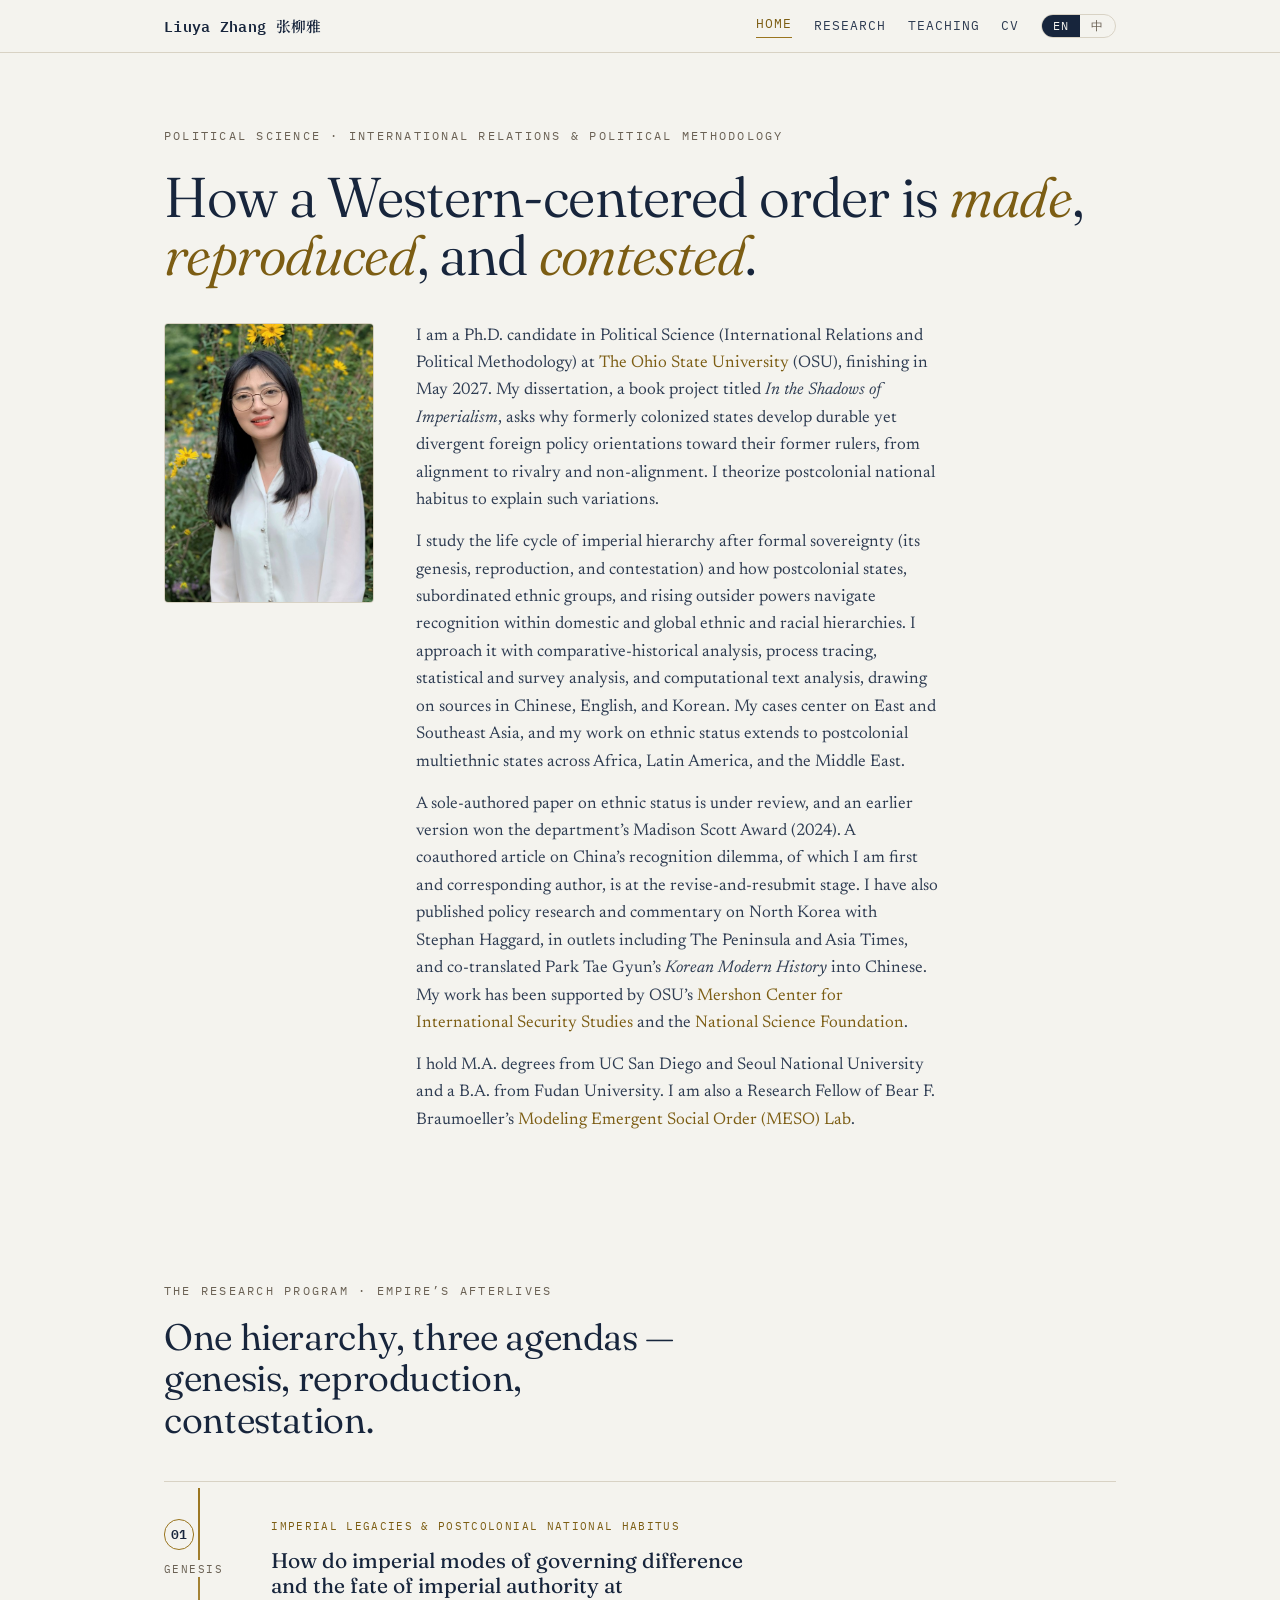
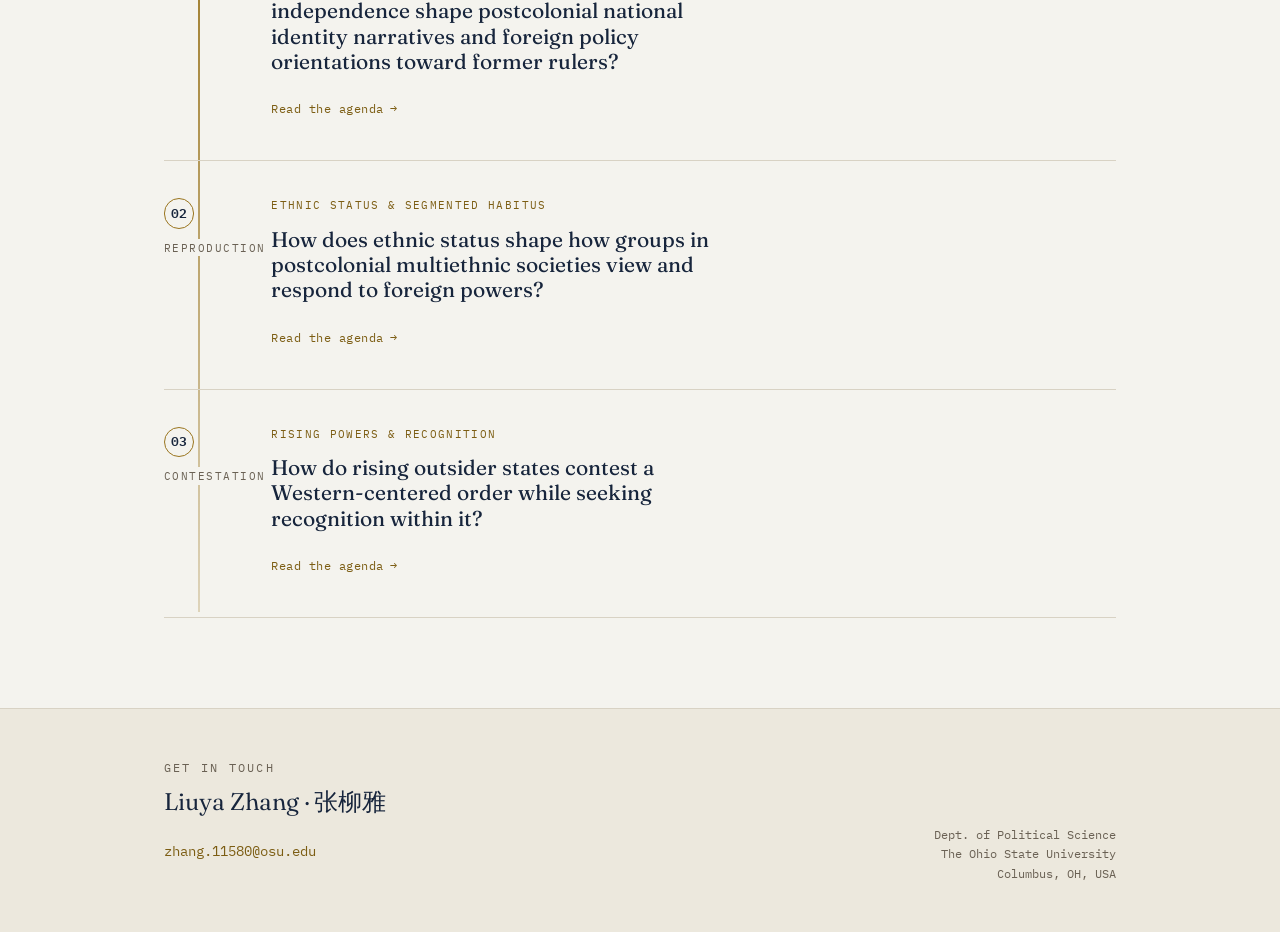
<file: index.html>
<!DOCTYPE html>
<html lang="en" class="lang-en">
<head>
<meta charset="utf-8">
<meta name="viewport" content="width=device-width, initial-scale=1">
<title>Liuya Zhang · Political Science</title>
<meta name="description" content="Liuya Zhang (张柳雅) — PhD candidate in Political Science at The Ohio State University. Research on the life cycle of imperial hierarchy after formal sovereignty: how it forms, persists, and is contested.">
<link rel="canonical" href="https://liuya-2020.github.io/">
<link rel="preconnect" href="https://fonts.googleapis.com">
<link rel="preconnect" href="https://fonts.gstatic.com" crossorigin>
<link href="https://fonts.googleapis.com/css2?family=Fraunces:ital,opsz,wght@0,9..144,340;0,9..144,400;1,9..144,400&family=Newsreader:ital,opsz,wght@0,6..72,400;0,6..72,500;1,6..72,400&family=IBM+Plex+Mono:wght@400;600&family=Noto+Serif+SC:wght@400;600&display=swap" rel="stylesheet">
<link rel="stylesheet" href="assets/style.css">
</head>
<body>
<a class="skip" href="#main"><span data-lang="en">Skip to content</span><span data-lang="zh">跳到正文</span></a>

<header class="topbar">
  <div class="topbar__in">
    <a class="brand" href="index.html">Liuya&nbsp;Zhang&nbsp;<span class="brand__zh">张柳雅</span></a>
    <nav class="nav" aria-label="Primary">
      <a href="index.html" aria-current="page"><span data-lang="en">Home</span><span data-lang="zh">主页</span></a>
      <a href="research.html"><span data-lang="en">Research</span><span data-lang="zh">研究</span></a>
      <a href="teaching.html"><span data-lang="en">Teaching</span><span data-lang="zh">教学</span></a>
      <a href="assets/Liuya_Zhang_CV.pdf"><span data-lang="en">CV</span><span data-lang="zh">简历</span></a>
      <div class="langtoggle" role="group" aria-label="Language">
        <button type="button" data-set-lang="en" aria-pressed="true">EN</button>
        <button type="button" data-set-lang="zh" aria-pressed="false">中</button>
      </div>
    </nav>
  </div>
</header>

<main id="main">
  <!-- HERO: the thesis -->
  <section class="hero wrap">
    <p class="eyebrow hero__eyebrow">Political Science · International Relations &amp; Political Methodology</p>
    <h1>
      <span data-lang="en">How a Western-centered order is <em>made</em>, <em>reproduced</em>, and <em>contested</em>.</span>
      <span data-lang="zh">一个西方中心的秩序，如何被<em>造就</em>、<em>再生产</em>与<em>挑战</em>。</span>
    </h1>
  </section>

  <!-- ABOUT -->
  <section class="about wrap" aria-label="About">
    <img class="about__photo" src="assets/headshot.jpg" width="600" height="800" alt="Portrait of Liuya Zhang outdoors, with yellow flowers behind her" loading="eager">
    <div class="about__text">
      <p>
        <span data-lang="en">I am a Ph.D. candidate in Political Science (International Relations and Political Methodology) at <a href="https://www.osu.edu/">The Ohio State University</a> (OSU), finishing in May 2027. My dissertation, a book project titled <em>In the Shadows of Imperialism</em>, asks why formerly colonized states develop durable yet divergent foreign policy orientations toward their former rulers, from alignment to rivalry and non-alignment. I theorize postcolonial national habitus to explain such variations.</span>
        <span data-lang="zh">我是<a href="https://www.osu.edu/">俄亥俄州立大学</a>（OSU）政治学博士候选人（国际关系与政治方法方向），预计 2027 年 5 月毕业。我的博士论文是一个书稿项目，题为《帝国阴影之下》（<em>In the Shadows of Imperialism</em>），探讨：为何曾被殖民的国家会对前宗主国形成持久而分化的外交政策取向，从结盟、对抗到不结盟。我提出“后殖民民族惯习”理论来解释这些差异。</span>
      </p>
      <p>
        <span data-lang="en">I study the life cycle of imperial hierarchy after formal sovereignty (its genesis, reproduction, and contestation) and how postcolonial states, subordinated ethnic groups, and rising outsider powers navigate recognition within domestic and global ethnic and racial hierarchies. I approach it with comparative-historical analysis, process tracing, statistical and survey analysis, and computational text analysis, drawing on sources in Chinese, English, and Korean. My cases center on East and Southeast Asia, and my work on ethnic status extends to postcolonial multiethnic states across Africa, Latin America, and the Middle East.</span>
        <span data-lang="zh">我研究形式主权之后帝国等级的生命周期：它的生成、再生产与挑战，以及后殖民国家、处于从属地位的族群与崛起的外来大国如何在国内与全球的族群与种族等级中应对承认问题。我综合运用比较历史分析、过程追踪、统计与调查分析与计算文本分析，并使用中文、英文和韩文材料。我的案例以东亚和东南亚为中心，我关于族群地位的研究则延伸至非洲、拉丁美洲和中东的后殖民多族群国家。</span>
      </p>
      <p>
        <span data-lang="en">A sole-authored paper on ethnic status is under review, and an earlier version won the department’s Madison Scott Award (2024). A coauthored article on China’s recognition dilemma, of which I am first and corresponding author, is at the revise-and-resubmit stage. I have also published policy research and commentary on North Korea with Stephan Haggard, in outlets including The Peninsula and Asia Times, and co-translated Park Tae Gyun’s <em>Korean Modern History</em> into Chinese. My work has been supported by OSU’s <a href="https://mershoncenter.osu.edu/">Mershon Center for International Security Studies</a> and the <a href="https://www.nsf.gov/">National Science Foundation</a>.</span>
        <span data-lang="zh">我独立撰写的族群地位论文正在审稿中，其早期版本获政治学系 Madison Scott 奖（2024）。与他人合著的关于中国承认困境的论文（我为第一作者兼通讯作者）已进入修改后再投阶段。我还与 Stephan Haggard 合作发表了关于朝鲜的政策研究与评论（刊于 The Peninsula、Asia Times 等），并参与翻译了朴泰均的《韩国现代史》（中文版）。我的研究获得 OSU <a href="https://mershoncenter.osu.edu/">Mershon 国际安全研究中心</a>和<a href="https://www.nsf.gov/">美国国家科学基金会</a>的支持。</span>
      </p>
      <p>
        <span data-lang="en">I hold M.A. degrees from UC San Diego and Seoul National University and a B.A. from Fudan University. I am also a Research Fellow of Bear F. Braumoeller’s <a href="https://www.mesoorderlab.com/">Modeling Emergent Social Order (MESO) Lab</a>.</span>
        <span data-lang="zh">我拥有加州大学圣迭戈分校和首尔大学的硕士学位，以及复旦大学学士学位。我同时是 Bear F. Braumoeller 创立的<a href="https://www.mesoorderlab.com/">“Modeling Emergent Social Order”（MESO）实验室</a>的研究员。</span>
      </p>
    </div>
  </section>

  <!-- PROGRAM: three strata on the axis -->
  <section class="section wrap" aria-labelledby="prog-h">
    <div class="program__head">
      <p class="eyebrow">The Research Program · Empire’s Afterlives</p>
      <h2 id="prog-h">
        <span data-lang="en">One hierarchy, three agendas — genesis, reproduction, contestation.</span>
        <span data-lang="zh">一套等级，三个议程——生成、再生产、挑战。</span>
      </h2>
    </div>

    <div class="strata">
      <article class="stratum">
        <div class="stratum__num">
          <b>01</b>
          <span class="stratum__phase"><span data-lang="en">Genesis</span><span data-lang="zh">生成</span></span>
        </div>
        <div class="stratum__body">
          <p class="stratum__agenda"><span data-lang="en">Imperial Legacies &amp; Postcolonial National Habitus</span><span data-lang="zh">帝国遗产与后殖民民族惯习</span></p>
          <h3><span data-lang="en">How do imperial modes of governing difference and the fate of imperial authority at independence shape postcolonial national identity narratives and foreign policy orientations toward former rulers?</span><span data-lang="zh">帝国治理差异的方式与独立时帝国权威的归宿，如何塑造后殖民国家的民族身份叙事及其对前宗主国的外交政策取向？</span></h3>
          <a class="stratum__more" href="research.html#agenda-1"><span data-lang="en">Read the agenda</span><span data-lang="zh">查看议程</span></a>
        </div>
      </article>
      <article class="stratum">
        <div class="stratum__num">
          <b>02</b>
          <span class="stratum__phase"><span data-lang="en">Reproduction</span><span data-lang="zh">再生产</span></span>
        </div>
        <div class="stratum__body">
          <p class="stratum__agenda"><span data-lang="en">Ethnic Status &amp; Segmented Habitus</span><span data-lang="zh">族群地位与分割惯习</span></p>
          <h3><span data-lang="en">How does ethnic status shape how groups in postcolonial multiethnic societies view and respond to foreign powers?</span><span data-lang="zh">在后殖民多族群社会中，族群地位如何塑造不同群体对外国大国的看法与反应？</span></h3>
          <a class="stratum__more" href="research.html#agenda-2"><span data-lang="en">Read the agenda</span><span data-lang="zh">查看议程</span></a>
        </div>
      </article>
      <article class="stratum">
        <div class="stratum__num">
          <b>03</b>
          <span class="stratum__phase"><span data-lang="en">Contestation</span><span data-lang="zh">挑战</span></span>
        </div>
        <div class="stratum__body">
          <p class="stratum__agenda"><span data-lang="en">Rising Powers &amp; Recognition</span><span data-lang="zh">崛起大国与承认</span></p>
          <h3><span data-lang="en">How do rising outsider states contest a Western-centered order while seeking recognition within it?</span><span data-lang="zh">崛起的“外来国”如何在寻求西方中心秩序承认的同时，对其提出挑战？</span></h3>
          <a class="stratum__more" href="research.html#agenda-3"><span data-lang="en">Read the agenda</span><span data-lang="zh">查看议程</span></a>
        </div>
      </article>
    </div>
  </section>
</main>

<footer class="site-foot">
  <div class="wrap site-foot__in">
    <div>
      <p class="eyebrow" style="margin-bottom:.4rem"><span data-lang="en">Get in touch</span><span data-lang="zh">联系方式</span></p>
      <h2>Liuya Zhang · 张柳雅</h2>
      <p><a href="mailto:zhang.11580@osu.edu">zhang.11580@osu.edu</a></p>
    </div>
    <div class="foot-meta">
      <span data-lang="en">Dept. of Political Science<br>The Ohio State University<br>Columbus, OH, USA</span>
      <span data-lang="zh">政治学系<br>俄亥俄州立大学<br>美国 俄亥俄州 哥伦布市</span>
    </div>
  </div>
</footer>

<script src="assets/main.js"></script>
</body>
</html>
</file>
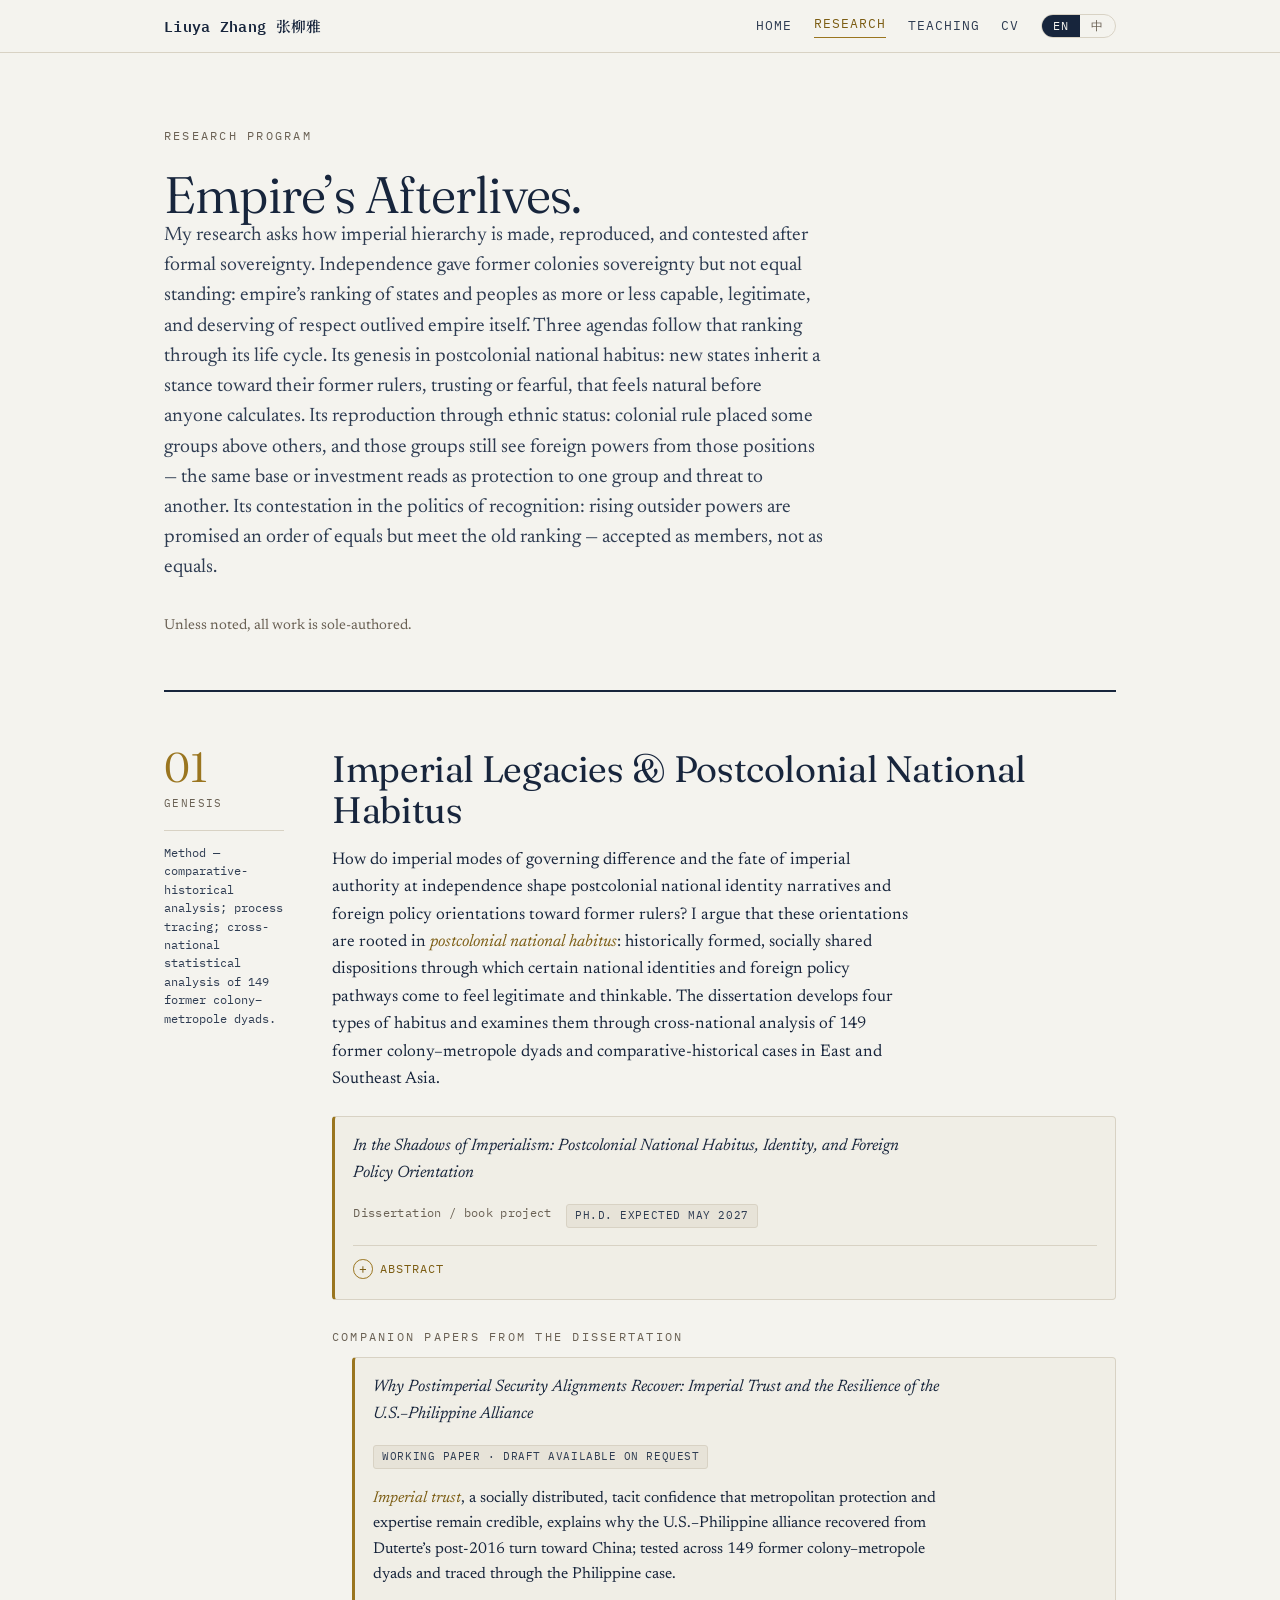
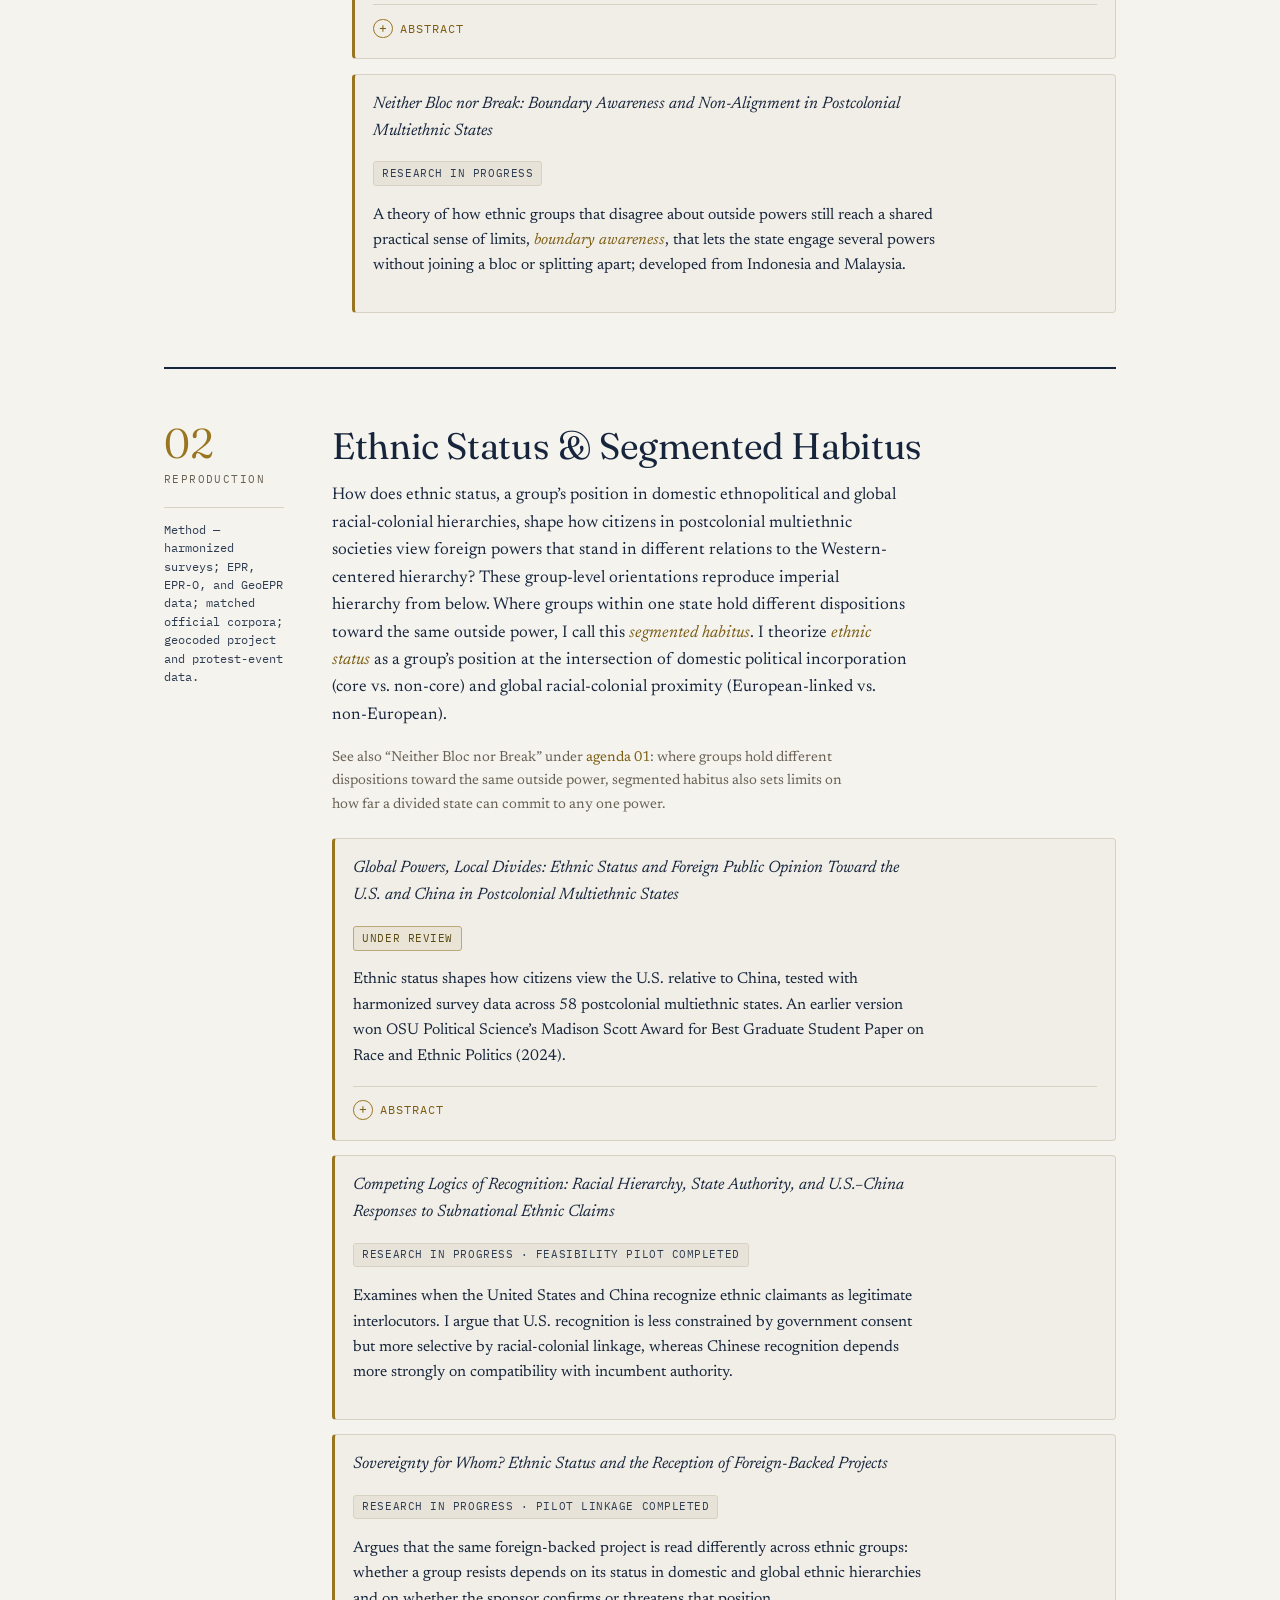
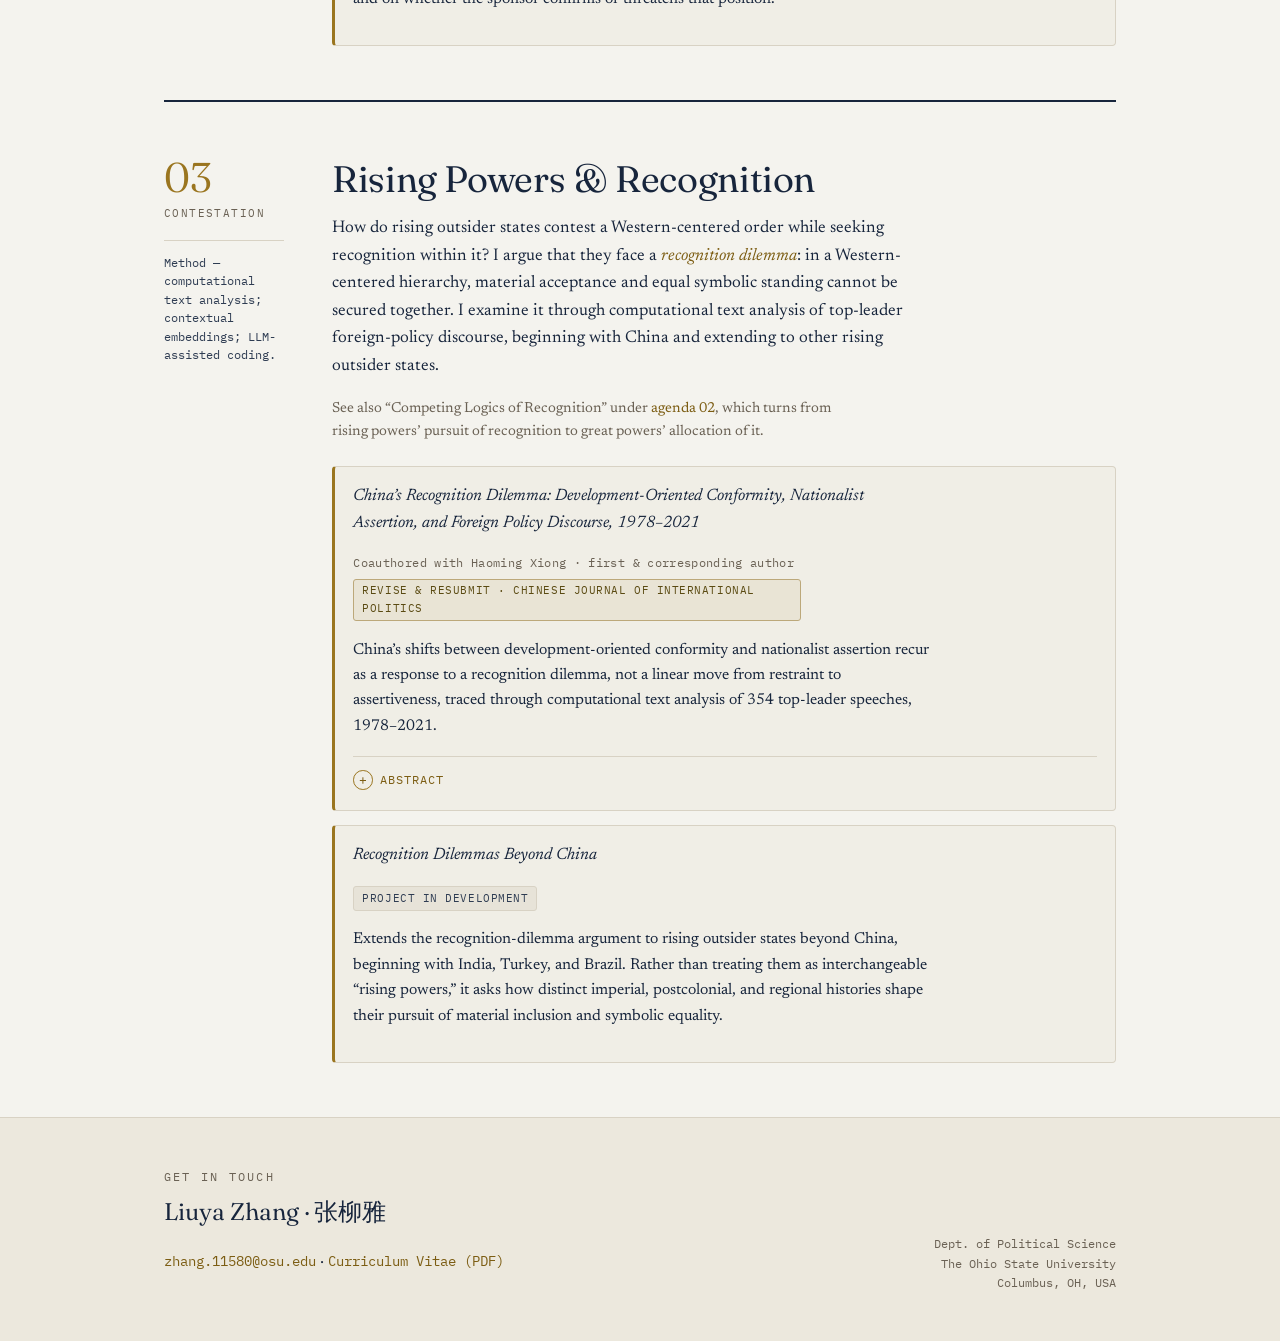
<file: research.html>
<!DOCTYPE html>
<html lang="en" class="lang-en">
<head>
<meta charset="utf-8">
<meta name="viewport" content="width=device-width, initial-scale=1">
<title>Research · Liuya Zhang</title>
<meta name="description" content="Empire’s Afterlives: three research agendas on the life cycle of imperial hierarchy after formal sovereignty — postcolonial national habitus, ethnic status, and the politics of recognition.">
<link rel="canonical" href="https://liuya-2020.github.io/research.html">
<link rel="preconnect" href="https://fonts.googleapis.com">
<link rel="preconnect" href="https://fonts.gstatic.com" crossorigin>
<link href="https://fonts.googleapis.com/css2?family=Fraunces:ital,opsz,wght@0,9..144,340;0,9..144,400;1,9..144,400&family=Newsreader:ital,opsz,wght@0,6..72,400;0,6..72,500;1,6..72,400&family=IBM+Plex+Mono:wght@400;600&family=Noto+Serif+SC:wght@400;600&display=swap" rel="stylesheet">
<link rel="stylesheet" href="assets/style.css">
</head>
<body>
<a class="skip" href="#main"><span data-lang="en">Skip to content</span><span data-lang="zh">跳到正文</span></a>

<header class="topbar">
  <div class="topbar__in">
    <a class="brand" href="index.html">Liuya&nbsp;Zhang&nbsp;<span class="brand__zh">张柳雅</span></a>
    <nav class="nav" aria-label="Primary">
      <a href="index.html"><span data-lang="en">Home</span><span data-lang="zh">主页</span></a>
      <a href="research.html" aria-current="page"><span data-lang="en">Research</span><span data-lang="zh">研究</span></a>
      <a href="teaching.html"><span data-lang="en">Teaching</span><span data-lang="zh">教学</span></a>
      <a href="assets/Liuya_Zhang_CV.pdf"><span data-lang="en">CV</span><span data-lang="zh">简历</span></a>
      <div class="langtoggle" role="group" aria-label="Language">
        <button type="button" data-set-lang="en" aria-pressed="true">EN</button>
        <button type="button" data-set-lang="zh" aria-pressed="false">中</button>
      </div>
    </nav>
  </div>
</header>

<main id="main">
  <section class="hero wrap" style="padding-bottom:clamp(1.5rem,3vw,2.5rem)">
    <p class="eyebrow hero__eyebrow">Research Program</p>
    <h1 style="font-size:clamp(2rem,4.6vw,3.2rem);max-width:22ch">
      <span data-lang="en">Empire’s Afterlives.</span>
      <span data-lang="zh">帝国之后。</span>
    </h1>
    <p class="lead hero__standfirst" style="max-width:60ch">
      <span data-lang="en">My research asks how imperial hierarchy is made, reproduced, and contested after formal sovereignty. Independence gave former colonies sovereignty but not equal standing: empire’s ranking of states and peoples as more or less capable, legitimate, and deserving of respect outlived empire itself. Three agendas follow that ranking through its life cycle. Its genesis in postcolonial national habitus: new states inherit a stance toward their former rulers, trusting or fearful, that feels natural before anyone calculates. Its reproduction through ethnic status: colonial rule placed some groups above others, and those groups still see foreign powers from those positions — the same base or investment reads as protection to one group and threat to another. Its contestation in the politics of recognition: rising outsider powers are promised an order of equals but meet the old ranking — accepted as members, not as equals.</span>
      <span data-lang="zh">我的研究探讨帝国等级在形式主权之后如何被造就、再生产与挑战。独立赋予前殖民地主权，却未赋予平等的地位：帝国对国家与族群“能力高低、正当与否、是否值得尊重”的排序，比帝国本身存续得更久。三个议程追踪这一排序的生命周期。其生成，见于后殖民民族惯习：新生国家继承了一种对前宗主国的态度——信任或恐惧——它在任何人权衡之前就已显得自然。其再生产，经由族群地位：殖民统治把一些族群置于另一些族群之上，这些族群至今仍从各自的位置看待外部强权——同一处基地或同一笔投资，在一个族群眼中是保护，在另一个族群眼中是威胁。其受到的挑战，见于承认政治：崛起的外来大国被许诺一个平等国家组成的秩序，却遭遇旧有的排序——被接纳为成员，而非平等者。</span>
    </p>
    <p class="muted" style="font-size:.9rem;max-width:60ch;margin-top:.8rem"><span data-lang="en">Unless noted, all work is sole-authored.</span><span data-lang="zh">除特别注明外，所有研究均为独立完成。</span></p>
  </section>

  <div class="wrap">
    <!-- AGENDA 1 -->
    <section class="agenda" id="agenda-1">
      <div class="agenda__grid">
        <aside class="agenda__aside">
          <div class="agenda__num">01</div>
          <div class="agenda__phase"><span data-lang="en">Genesis</span><span data-lang="zh">生成</span></div>
          <div class="agenda__method">
            <span data-lang="en">Method — comparative-historical analysis; process tracing; cross-national statistical analysis of 149 former colony–metropole dyads.</span>
            <span data-lang="zh">方法——比较历史分析；过程追踪；149 组前殖民地—宗主国配对的跨国统计分析。</span>
          </div>
        </aside>
        <div class="agenda__main">
          <h2><span data-lang="en">Imperial Legacies &amp; Postcolonial National Habitus</span><span data-lang="zh">帝国遗产与后殖民民族惯习</span></h2>
          <p>
            <span data-lang="en">How do imperial modes of governing difference and the fate of imperial authority at independence shape postcolonial national identity narratives and foreign policy orientations toward former rulers? I argue that these orientations are rooted in <span class="concept">postcolonial national habitus</span>: historically formed, socially shared dispositions through which certain national identities and foreign policy pathways come to feel legitimate and thinkable. The dissertation develops four types of habitus and examines them through cross-national analysis of 149 former colony–metropole dyads and comparative-historical cases in East and Southeast Asia.</span>
            <span data-lang="zh">帝国治理差异的方式与独立时帝国权威的归宿，如何塑造后殖民国家的民族身份叙事及其对前宗主国的外交政策取向？我认为这些取向根植于<span class="concept">后殖民民族惯习</span>：由历史形成、社会共享的性情倾向，使特定的民族身份与外交政策路径显得正当且“可思”。博士论文提出四种类型的惯习，并通过 149 组前殖民地—宗主国配对的跨国分析，以及东亚和东南亚的比较历史案例加以检验。</span>
          </p>

          <div class="papers">
            <div class="paper">
              <p class="paper__title">In the Shadows of Imperialism: Postcolonial National Habitus, Identity, and Foreign Policy Orientation</p>
              <p class="paper__meta"><span data-lang="en">Dissertation / book project</span><span data-lang="zh">博士论文 / 书稿项目</span><span class="status" data-lang="en">Ph.D. expected May 2027</span><span class="status" data-lang="zh">预计 2027 年 5 月获得博士学位</span></p>
              <details class="abs"><summary><span data-lang="en">Abstract</span><span data-lang="zh">摘要</span></summary><div class="abs__body"><p><span data-lang="en">Why do countries emerging from imperial rule develop divergent and durable foreign policy orientations toward former imperial powers? I argue that the variation is rooted in postcolonial national habitus: historically formed, socially distributed dispositions through which national identity and foreign policy orientation are enacted as one tacit, relational practical sense. Two historical conditions shape it: whether empire homogenized or differentiated the societies it ruled, and whether imperial authority was inherited or repudiated at independence. Together they generate four configurations: Mimicry/Deference, Victimhood/Defiance, Hybrid/Engagement, and Autonomist/Buffering. The dissertation combines cross-national analysis of 149 former colony–metropole dyads with comparative-historical cases in East and Southeast Asia, centered on Philippines–U.S., Korea–Japan, and Indonesia–Netherlands. It shows that imperial hierarchy persists after sovereignty by shaping which foreign policy choices appear thinkable, appropriate, and desirable, beyond material dependence, institutional constraint, or elite interests.</span><span data-lang="zh">为何走出帝国统治的国家会对前宗主国形成分化而持久的外交政策取向？我认为这一差异根植于后殖民民族惯习：由历史形成、社会共享的性情倾向，使民族身份与外交政策取向成为同一种隐性、关系性实践感的两种表达。两个历史条件塑造它：帝国是同质化还是差异化地统治被殖民社会，以及独立时帝国权威是被继承还是被拒斥。二者共同产生四种类型：Mimicry/Deference、Victimhood/Defiance、Hybrid/Engagement 与 Autonomist/Buffering。论文将 149 组前殖民地—宗主国配对的跨国分析与东亚和东南亚的比较历史案例相结合，以菲律宾—美国、韩国—日本、印尼—荷兰为核心。研究表明，帝国等级在主权独立后之所以延续，是因为它塑造了哪些外交政策选择显得可想、恰当且值得向往，这超出了物质依赖、制度约束或精英利益所能解释的范围。</span></p><figure class="fig"><svg class="typology" viewBox="0 0 640 308" role="img" aria-label="Two-by-two typology of postcolonial national habitus: affective orientation toward the former ruler (trust or fear) by social distribution of the orientation (convergent or segmented), giving Mimicry/Deference, Victimhood/Defiance, Hybrid/Engagement, and Autonomist/Buffering"><text data-lang="en" x="285.0" y="37" class="ty-col" text-anchor="middle">Trust</text><text data-lang="zh" x="285.0" y="37" class="ty-col" text-anchor="middle">信任</text><text data-lang="en" x="285.0" y="52" class="ty-sub" text-anchor="middle">imperial authority inherited</text><text data-lang="zh" x="285.0" y="52" class="ty-sub" text-anchor="middle">帝国权威被继承</text><text data-lang="en" x="515.0" y="37" class="ty-col" text-anchor="middle">Fear</text><text data-lang="zh" x="515.0" y="37" class="ty-col" text-anchor="middle">恐惧</text><text data-lang="en" x="515.0" y="52" class="ty-sub" text-anchor="middle">imperial authority repudiated</text><text data-lang="zh" x="515.0" y="52" class="ty-sub" text-anchor="middle">帝国权威被拒斥</text><text data-lang="en" x="400" y="16" class="ty-axis" text-anchor="middle">Affective orientation toward the former ruler</text><text data-lang="zh" x="400" y="16" class="ty-axis" text-anchor="middle">对前宗主国的情感取向</text><text data-lang="en" x="14" y="180" class="ty-axis" text-anchor="middle" transform="rotate(-90 14 180)">Social distribution of the orientation</text><text data-lang="zh" x="14" y="180" class="ty-axis" text-anchor="middle" transform="rotate(-90 14 180)">取向的社会分布</text><text data-lang="en" x="156" y="120.0" class="ty-row" text-anchor="end">Convergent</text><text data-lang="zh" x="156" y="120.0" class="ty-row" text-anchor="end">趋同</text><text data-lang="en" x="156" y="138.0" class="ty-sub" text-anchor="end">homogenizing rule</text><text data-lang="zh" x="156" y="138.0" class="ty-sub" text-anchor="end">同质化统治</text><text data-lang="en" x="156" y="232.0" class="ty-row" text-anchor="end">Segmented</text><text data-lang="zh" x="156" y="232.0" class="ty-row" text-anchor="end">分割</text><text data-lang="en" x="156" y="250.0" class="ty-sub" text-anchor="end">differentiating rule</text><text data-lang="zh" x="156" y="250.0" class="ty-sub" text-anchor="end">差异化统治</text><rect x="170" y="68" width="230" height="112" class="ty-cell"/><text x="285.0" y="122.0" class="ty-name" text-anchor="middle">Mimicry / Deference</text><text data-lang="en" x="285.0" y="146.0" class="ty-case" text-anchor="middle">Philippines–U.S.</text><text data-lang="zh" x="285.0" y="146.0" class="ty-case" text-anchor="middle">菲律宾—美国</text><rect x="400" y="68" width="230" height="112" class="ty-cell"/><text x="515.0" y="122.0" class="ty-name" text-anchor="middle">Victimhood / Defiance</text><text data-lang="en" x="515.0" y="146.0" class="ty-case" text-anchor="middle">Korea–Japan</text><text data-lang="zh" x="515.0" y="146.0" class="ty-case" text-anchor="middle">韩国—日本</text><rect x="170" y="180" width="230" height="112" class="ty-cell"/><text x="285.0" y="234.0" class="ty-name" text-anchor="middle">Hybrid / Engagement</text><text data-lang="en" x="285.0" y="258.0" class="ty-case" text-anchor="middle">Malaysia–Britain (in progress)</text><text data-lang="zh" x="285.0" y="258.0" class="ty-case" text-anchor="middle">马来西亚—英国（进行中）</text><rect x="400" y="180" width="230" height="112" class="ty-cell"/><text x="515.0" y="234.0" class="ty-name" text-anchor="middle">Autonomist / Buffering</text><text data-lang="en" x="515.0" y="258.0" class="ty-case" text-anchor="middle">Indonesia–Netherlands</text><text data-lang="zh" x="515.0" y="258.0" class="ty-case" text-anchor="middle">印尼—荷兰</text></svg><figcaption><span data-lang="en">Four configurations of postcolonial national habitus, with the case studied for each. Rows: the social distribution of the orientation — convergent across ethnic groups or segmented by them — set by how empire governed difference. Columns: the affective orientation toward the former ruler — trust or fear — set by whether imperial authority was inherited or repudiated at independence.</span><span data-lang="zh">后殖民民族惯习的四种类型及各自对应的案例。行：取向的社会分布——跨族群趋同或按族群分割——由帝国如何治理差异所决定；列：对前宗主国的情感取向——信任或恐惧——由独立时帝国权威被继承还是被拒斥所决定。</span></figcaption></figure></div></details>
            </div>
          </div>
          <p class="eyebrow" style="margin:1.6rem 0 0"><span data-lang="en">Companion papers from the dissertation</span><span data-lang="zh">博士论文的配套论文</span></p>
          <div class="papers" style="margin-left:1.25rem;margin-top:.7rem">
            <div class="paper">
              <p class="paper__title">Why Postimperial Security Alignments Recover: Imperial Trust and the Resilience of the U.S.–Philippine Alliance</p>
              <p class="paper__meta"><span class="status" data-lang="en">Working paper · draft available on request</span><span class="status" data-lang="zh">工作论文 · 初稿可索取</span></p>
              <p class="paper__desc"><span data-lang="en"><span class="concept">Imperial trust</span>, a socially distributed, tacit confidence that metropolitan protection and expertise remain credible, explains why the U.S.–Philippine alliance recovered from Duterte’s post-2016 turn toward China; tested across 149 former colony–metropole dyads and traced through the Philippine case.</span><span data-lang="zh"><span class="concept">帝国信任</span>——一种社会性分布、隐性的信心，即宗主国的保护与专业能力仍然可信——解释了为何美菲联盟在杜特尔特 2016 年后转向中国之后得以恢复；通过 149 组前殖民地—宗主国配对加以检验，并以菲律宾个案进行过程追踪。</span></p>
              <details class="abs"><summary><span data-lang="en">Abstract</span><span data-lang="zh">摘要</span></summary><div class="abs__body"><p><span data-lang="en">Why do attempts to escape dependence on former colonial powers so often give way to renewed security cooperation? Existing accounts point to leaders’ strategic incentives, the domestic coalitions that constrain them, and the persistence of alliance institutions. They leave implicit the context in which such decisions are made: an unequal symbolic order inherited from empire, in which metropolitan standards still govern how former colonies judge security partners. What holds that order in place after independence is imperial trust: a socially distributed, tacit confidence that metropolitan protection and expertise remain credible and metropolitan recognition remains worth having. Imperial hierarchy can generate grievances that motivate elite-led rupture, but imperial trust leaves alternative alignments unfamiliar and uncertain, so breaks stall and repair follows. I specify the colonial and decolonization conditions under which imperial trust forms, test them across 149 former colony–metropole dyads, and trace how it constrained Duterte’s post-2016 turn toward China. By theorizing imperial trust, the article connects IR scholarship on hierarchy, trust, and postcolonial politics, showing that imperial hierarchy is reproduced from below after formal sovereignty. States may want to escape the relationship; trust brings them back.</span><span data-lang="zh">为什么摆脱对前殖民宗主国依赖的尝试，往往以重新恢复安全合作告终？现有解释指向领导人的战略激励、约束他们的国内联盟，以及联盟制度的延续性，却未言明这些决策所处的情境：一套从帝国继承而来的不平等象征秩序，其中宗主国的标准仍然支配着前殖民地如何评判安全伙伴。独立之后使这一秩序得以维系的，是帝国信任：一种社会性分布、隐性的信心，即宗主国的保护与专业能力仍然可信，宗主国的承认仍然值得追求。帝国等级会催生推动精英主导断裂的不满，但帝国信任使替代性的结盟显得陌生而不确定，于是断裂停滞，修复随之而来。本文界定帝国信任形成的殖民与去殖民条件，在 149 组前殖民地—宗主国配对中加以检验，并追踪它如何制约了杜特尔特 2016 年后转向中国的尝试。通过理论化帝国信任，本文把国际关系学界关于等级、信任与后殖民政治的研究联系起来，表明帝国等级在形式主权之后自下而上地被再生产。国家或许想摆脱这段关系，而信任把它们带了回来。</span></p></div></details>
            </div>
            <div class="paper">
              <p class="paper__title">Neither Bloc nor Break: Boundary Awareness and Non-Alignment in Postcolonial Multiethnic States</p>
              <p class="paper__meta"><span class="status" data-lang="en">Research in progress</span><span class="status" data-lang="zh">研究进行中</span></p>
              <p class="paper__desc"><span data-lang="en">A theory of how ethnic groups that disagree about outside powers still reach a shared practical sense of limits, <span class="concept">boundary awareness</span>, that lets the state engage several powers without joining a bloc or splitting apart; developed from Indonesia and Malaysia.</span><span data-lang="zh">关于对外部大国意见分歧的族群如何仍能形成对限度的共享实践感——<span class="concept">边界意识</span>——使国家得以同多个大国往来，而不加入任何阵营，也不陷入分裂的理论；以印度尼西亚和马来西亚为起点。</span></p>
            </div>
          </div>
        </div>
      </div>
    </section>

    <!-- AGENDA 2 -->
    <section class="agenda" id="agenda-2">
      <div class="agenda__grid">
        <aside class="agenda__aside">
          <div class="agenda__num">02</div>
          <div class="agenda__phase"><span data-lang="en">Reproduction</span><span data-lang="zh">再生产</span></div>
          <div class="agenda__method">
            <span data-lang="en">Method — harmonized surveys; EPR, EPR-O, and GeoEPR data; matched official corpora; geocoded project and protest-event data.</span>
            <span data-lang="zh">方法——整合调查数据；EPR、EPR-O 与 GeoEPR 数据；匹配的官方文本语料库；地理编码的项目与抗议事件数据。</span>
          </div>
        </aside>
        <div class="agenda__main">
          <h2><span data-lang="en">Ethnic Status &amp; Segmented Habitus</span><span data-lang="zh">族群地位与分割惯习</span></h2>
          <p>
            <span data-lang="en">How does ethnic status, a group’s position in domestic ethnopolitical and global racial-colonial hierarchies, shape how citizens in postcolonial multiethnic societies view foreign powers that stand in different relations to the Western-centered hierarchy? These group-level orientations reproduce imperial hierarchy from below. Where groups within one state hold different dispositions toward the same outside power, I call this <span class="concept">segmented habitus</span>. I theorize <span class="concept">ethnic status</span> as a group’s position at the intersection of domestic political incorporation (core vs. non-core) and global racial-colonial proximity (European-linked vs. non-European).</span>
            <span data-lang="zh">在后殖民多族群社会中，族群地位——即群体在国内族群政治等级与全球种族—殖民等级中的位置——如何塑造公民对与西方中心等级关系各异的外部大国的看法？这些群体层面的取向自下而上地再生产帝国等级。当同一国家内的不同群体对同一外部大国持有不同的性情倾向时，我称之为<span class="concept">分割惯习</span>。我将<span class="concept">族群地位</span>理论化为群体在国内政治纳入（核心 / 非核心）与全球种族—殖民亲近度（欧洲关联 / 非欧洲）交叉处的位置。</span>
          </p>

          <p class="muted" style="font-size:.9rem">
            <span data-lang="en">See also “Neither Bloc nor Break” under <a href="#agenda-1">agenda 01</a>: where groups hold different dispositions toward the same outside power, segmented habitus also sets limits on how far a divided state can commit to any one power.</span>
            <span data-lang="zh">另见<a href="#agenda-1">议程 01</a> 中的 “Neither Bloc nor Break”：当不同群体对同一外部大国持不同性情倾向时，分割惯习也限定了分裂社会能在多大程度上向任何单一大国作出承诺。</span>
          </p>

          <div class="papers">
            <div class="paper">
              <p class="paper__title">Global Powers, Local Divides: Ethnic Status and Foreign Public Opinion Toward the U.S. and China in Postcolonial Multiethnic States</p>
              <p class="paper__meta"><span class="status status--review" data-lang="en">Under review</span><span class="status status--review" data-lang="zh">在审</span></p>
              <p class="paper__desc"><span data-lang="en">Ethnic status shapes how citizens view the U.S. relative to China, tested with harmonized survey data across 58 postcolonial multiethnic states. An earlier version won OSU Political Science’s Madison Scott Award for Best Graduate Student Paper on Race and Ethnic Politics (2024).</span><span data-lang="zh">族群地位塑造公民对美国与中国的相对看法，基于 58 个后殖民多族群国家的整合民调数据加以检验。该论文早期版本获俄亥俄州立大学政治学系 Madison Scott 奖（种族与族群政治方向最佳研究生论文，2024）。</span></p>
              <details class="abs"><summary><span data-lang="en">Abstract</span><span data-lang="zh">摘要</span></summary><div class="abs__body"><p><span data-lang="en">Why do citizens within the same postcolonial multiethnic state differ in their relative evaluations of the U.S. and China? Existing accounts emphasize liberal-democratic affinity, material exposure, and transnational identity ties but less often examine how ethnic stratification conditions the political meaning of these factors. I theorize ethnic status as a social position with two intersecting dimensions: domestic political incorporation, distinguishing ethnic cores from non-cores by state access, and racial-colonial proximity, distinguishing European-linked from non-European groups by Western-centered recognition. Citizens evaluate these powers by assessing which is more likely to affirm or threaten their group’s domestic incorporation and international standing. Using harmonized surveys of 132,690 respondents in 58 postcolonial multiethnic states, merged with the Ethnic Power Relations dataset, I find that European cores are most U.S.-favorable, non-European cores more China-leaning, and non-cores more context-dependent. U.S.-China competition for foreign public support thus runs through domestic ethnic cleavages and racial-colonial legacies.</span><span data-lang="zh">同一后殖民多族群国家内的公民为何在对美国与中国的相对评价上存在差异？现有解释强调自由民主亲和、物质暴露与跨国身份联系，却较少考察族群分层如何塑造这些因素的政治意涵。我将族群地位理论化为具有两个交叉维度的社会位置：国内政治纳入（按国家权力的获取区分核心与非核心族群）与种族—殖民亲近度（按西方中心的承认区分欧洲关联与非欧洲族群）。公民通过判断哪个大国更可能肯定或威胁其群体的国内纳入与国际地位来评价两国。基于 58 个后殖民多族群国家 132,690 名受访者的整合调查，并与 Ethnic Power Relations 数据集合并，我发现欧洲关联的核心群体最亲美，非欧洲的核心群体更倾向中国，非核心群体则更取决于情境。因此，中美对外国公众支持的竞争贯穿国内族群裂痕与种族—殖民遗产。</span></p></div></details>
            </div>
            <div class="paper">
              <p class="paper__title">Competing Logics of Recognition: Racial Hierarchy, State Authority, and U.S.–China Responses to Subnational Ethnic Claims</p>
              <p class="paper__meta"><span class="status" data-lang="en">Research in progress · feasibility pilot completed</span><span class="status" data-lang="zh">研究进行中 · 可行性试点已完成</span></p>
              <p class="paper__desc"><span data-lang="en">Examines when the United States and China recognize ethnic claimants as legitimate interlocutors. I argue that U.S. recognition is less constrained by government consent but more selective by racial-colonial linkage, whereas Chinese recognition depends more strongly on compatibility with incumbent authority.</span><span data-lang="zh">考察美国和中国何时将族群诉求方承认为合法的政治对话者。我主张，美国的承认较少受政府同意约束，却更多地依据种族—殖民关联进行选择；中国的承认则更取决于诉求方是否与现任国家权威相容。</span></p>
            </div>
            <div class="paper">
              <p class="paper__title">Sovereignty for Whom? Ethnic Status and the Reception of Foreign-Backed Projects</p>
              <p class="paper__meta"><span class="status" data-lang="en">Research in progress · pilot linkage completed</span><span class="status" data-lang="zh">研究进行中 · 试点数据匹配已完成</span></p>
              <p class="paper__desc"><span data-lang="en">Argues that the same foreign-backed project is read differently across ethnic groups: whether a group resists depends on its status in domestic and global ethnic hierarchies and on whether the sponsor confirms or threatens that position.</span><span data-lang="zh">论证同一个外国支持的项目会被不同族群作出不同解读：族群是否抵制，取决于其在国内与全球族群等级中的地位，以及项目发起方是确认还是威胁了这一地位。</span></p>
            </div>
          </div>
        </div>
      </div>
    </section>

    <!-- AGENDA 3 -->
    <section class="agenda" id="agenda-3">
      <div class="agenda__grid">
        <aside class="agenda__aside">
          <div class="agenda__num">03</div>
          <div class="agenda__phase"><span data-lang="en">Contestation</span><span data-lang="zh">挑战</span></div>
          <div class="agenda__method">
            <span data-lang="en">Method — computational text analysis; contextual embeddings; LLM-assisted coding.</span>
            <span data-lang="zh">方法——计算文本分析；语境嵌入；LLM 辅助编码。</span>
          </div>
        </aside>
        <div class="agenda__main">
          <h2><span data-lang="en">Rising Powers &amp; Recognition</span><span data-lang="zh">崛起大国与承认</span></h2>
          <p>
            <span data-lang="en">How do rising outsider states contest a Western-centered order while seeking recognition within it? I argue that they face a <span class="concept">recognition dilemma</span>: in a Western-centered hierarchy, material acceptance and equal symbolic standing cannot be secured together. I examine it through computational text analysis of top-leader foreign-policy discourse, beginning with China and extending to other rising outsider states.</span>
            <span data-lang="zh">崛起的“外来国”如何在寻求西方中心秩序承认的同时，对其提出挑战？我认为它们面临<span class="concept">承认困境</span>：在西方中心的等级中，物质接纳与平等的象征地位无法同时获得。我通过对最高领导人外交政策话语的计算文本分析来检验这一论点，从中国出发，并延伸到其他崛起的外来国。</span>
          </p>

          <p class="muted" style="font-size:.9rem">
            <span data-lang="en">See also “Competing Logics of Recognition” under <a href="#agenda-2">agenda 02</a>, which turns from rising powers’ pursuit of recognition to great powers’ allocation of it.</span>
            <span data-lang="zh">另见<a href="#agenda-2">议程 02</a>中的 “Competing Logics of Recognition”：该项目从崛起大国寻求承认，转向考察大国如何分配承认。</span>
          </p>

          <div class="papers">
            <div class="paper">
              <p class="paper__title">China’s Recognition Dilemma: Development-Oriented Conformity, Nationalist Assertion, and Foreign Policy Discourse, 1978–2021</p>
              <p class="paper__meta"><span data-lang="en">Coauthored with Haoming Xiong · first &amp; corresponding author</span><span data-lang="zh">与 Haoming Xiong 合著 · 第一作者兼通讯作者</span><span class="status status--review" data-lang="en">Revise &amp; resubmit · Chinese Journal of International Politics</span><span class="status status--review" data-lang="zh">修改后再投 · Chinese Journal of International Politics</span></p>
              <p class="paper__desc"><span data-lang="en">China’s shifts between development-oriented conformity and nationalist assertion recur as a response to a recognition dilemma, not a linear move from restraint to assertiveness, traced through computational text analysis of 354 top-leader speeches, 1978–2021.</span><span data-lang="zh">中国在发展导向的遵从与民族主义主张之间的摇摆，是对承认困境的反复回应，而非从克制到强硬的线性转变；依据对 354 篇最高领导人讲话（1978–2021）的计算文本分析。</span></p>
              <details class="abs"><summary><span data-lang="en">Abstract</span><span data-lang="zh">摘要</span></summary><div class="abs__body"><p><span data-lang="en">Why do scholars often find it difficult to classify China’s approach to international order as either status quo or revisionist? We explain China’s foreign policy ambivalence by theorizing a recognition dilemma: China’s pursuit of material strength and symbolic equality as a great power is structurally constrained by its outsider position within a Western-centered hierarchy. Development-oriented conformity advances material acceptance but defers symbolic recognition to existing hierarchical standards, while nationalist assertion demands immediate symbolic equality but risks undermining external trust conducive to material acceptance. To trace this recognition dilemma, we analyze 354 top-leader speeches (1978–2021) using a context-sensitive, multi-measure text-as-data approach. We find a stable thematic core centred on development, sovereignty, equality and anti-hegemonism; temporal recalibration from a security-heavy register toward development-oriented themes after the Cold War, and further toward normative and order-shaping language from the late 1990s onward; and audience-sensitive rhetoric, with material and symbolic claims bound into national rejuvenation for domestic audience, readily fused into South-South solidarity toward fellow developing countries, and coexisting in tension toward the established core of developed countries. This article thus reinterprets China’s ambivalence as recurrent efforts to manage a historically constituted recognition dilemma rather than as pragmatic improvisation.</span><span data-lang="zh">为何学界常常难以将中国对国际秩序的态度归入现状国或修正主义国家？我们通过理论化“承认困境”来解释中国外交政策的矛盾性：中国作为大国追求物质实力与象征性平等，在西方中心的等级体系中因其“外来者”地位而受到结构性约束。发展导向的遵从推进物质上的接纳，却把象征性承认交由既有的等级标准来决定；民族主义主张则要求即刻的象征性平等，却可能损害有利于物质接纳的外部信任。为追踪这一承认困境，我们采用情境敏感的多指标文本即数据方法，分析 1978–2021 年间 354 篇最高领导人讲话。我们发现：稳定的主题核心围绕发展、主权、平等与反霸权；话语随时间调整，冷战后从偏重安全转向发展导向主题，并自 1990 年代后期起进一步转向规范性与塑造秩序的表述；话语还因受众而异——面向国内受众，物质与象征诉求被整合进民族复兴；面向发展中国家，二者自然融入南南团结；面向发达国家的既有核心，二者则在张力中并存。因此，本文将中国的矛盾性重新解读为对一种历史形成的承认困境的反复应对，而非务实的临机应变。</span></p></div></details>
            </div>
            <div class="paper">
              <p class="paper__title">Recognition Dilemmas Beyond China</p>
              <p class="paper__meta"><span class="status" data-lang="en">Project in development</span><span class="status" data-lang="zh">项目开发中</span></p>
              <p class="paper__desc"><span data-lang="en">Extends the recognition-dilemma argument to rising outsider states beyond China, beginning with India, Turkey, and Brazil. Rather than treating them as interchangeable “rising powers,” it asks how distinct imperial, postcolonial, and regional histories shape their pursuit of material inclusion and symbolic equality.</span><span data-lang="zh">将承认困境的论点延伸到中国以外的崛起外来国，从印度、土耳其和巴西入手。它不把这些国家视为可互换的“崛起大国”，而是追问各自不同的帝国、后殖民与区域历史如何塑造其对物质纳入与象征平等的追求。</span></p>
            </div>
          </div>
        </div>
      </div>
    </section>
  </div>
</main>

<footer class="site-foot">
  <div class="wrap site-foot__in">
    <div>
      <p class="eyebrow" style="margin-bottom:.4rem"><span data-lang="en">Get in touch</span><span data-lang="zh">联系方式</span></p>
      <h2>Liuya Zhang · 张柳雅</h2>
      <p><a href="mailto:zhang.11580@osu.edu">zhang.11580@osu.edu</a> · <a href="assets/Liuya_Zhang_CV.pdf"><span data-lang="en">Curriculum Vitae (PDF)</span><span data-lang="zh">简历 PDF</span></a></p>
    </div>
    <div class="foot-meta">
      <span data-lang="en">Dept. of Political Science<br>The Ohio State University<br>Columbus, OH, USA</span>
      <span data-lang="zh">政治学系<br>俄亥俄州立大学<br>美国 俄亥俄州 哥伦布市</span>
    </div>
  </div>
</footer>

<script src="assets/main.js"></script>
</body>
</html>
</file>
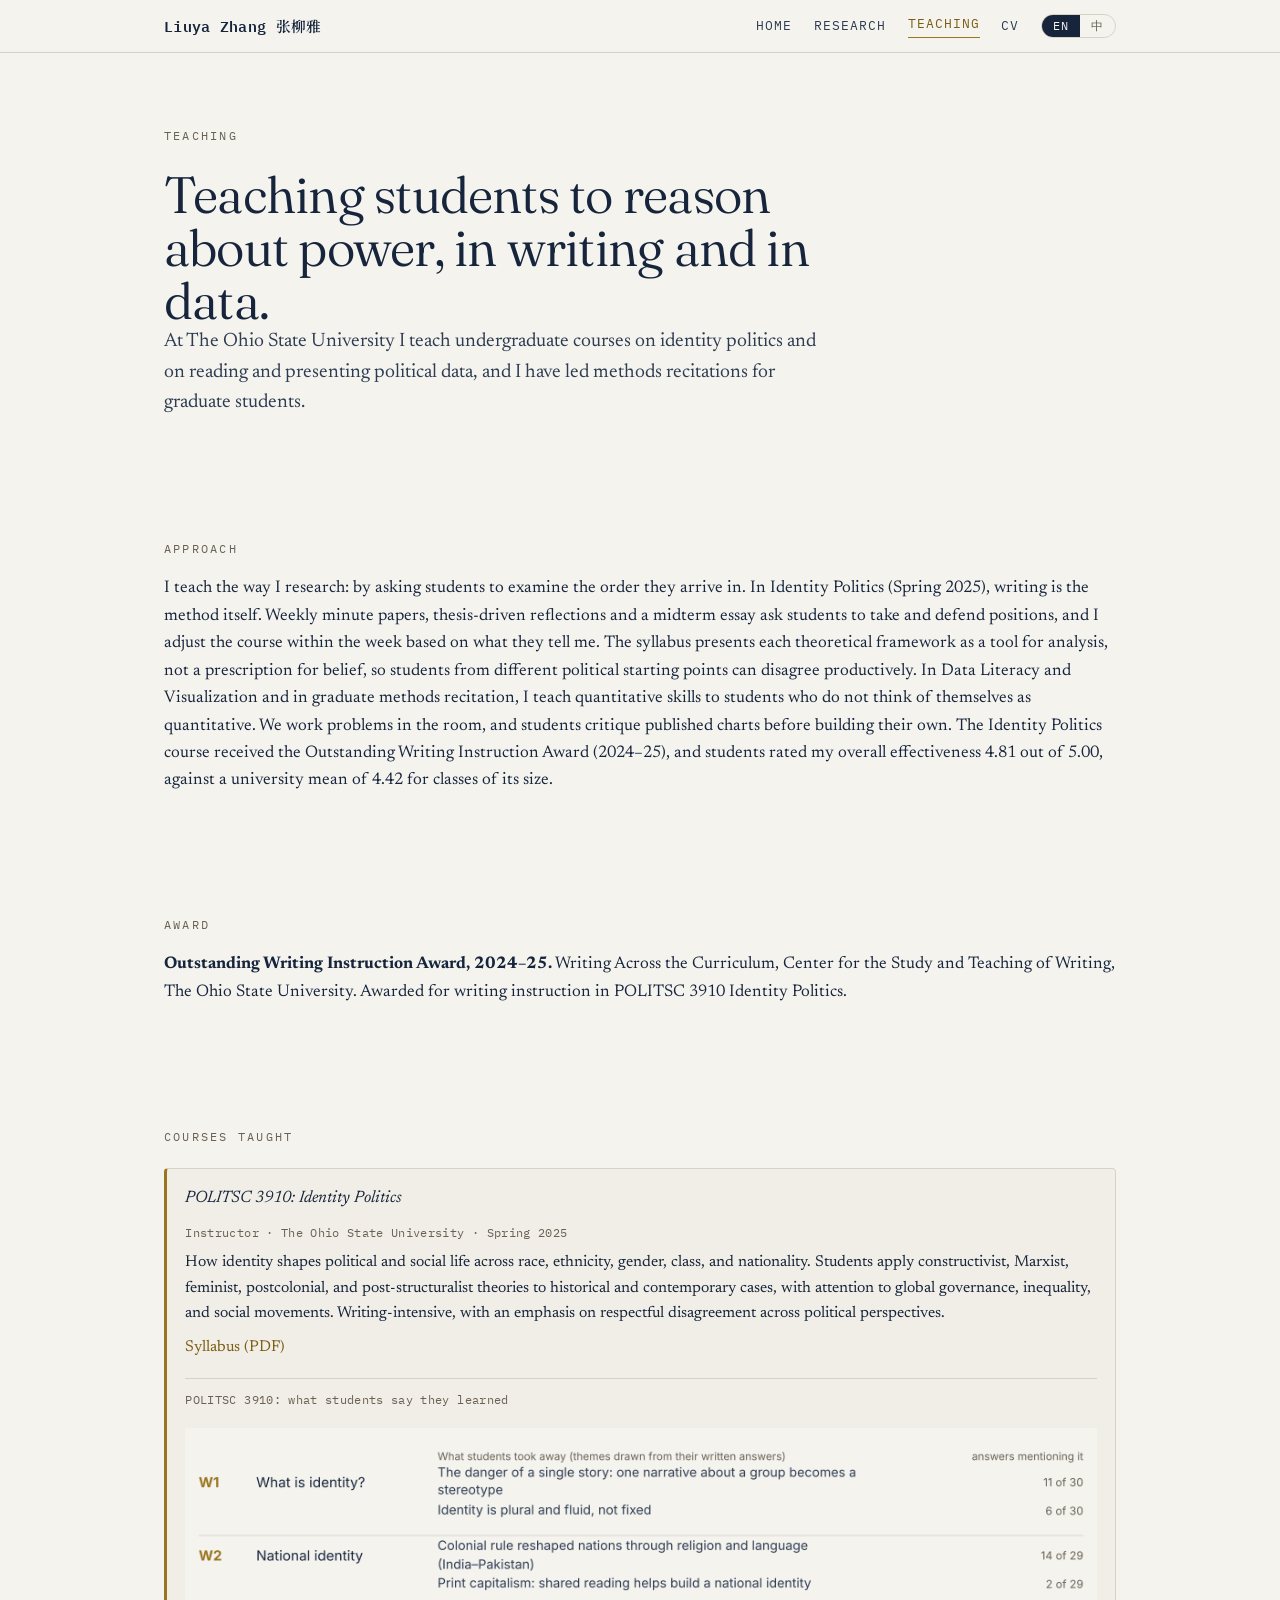
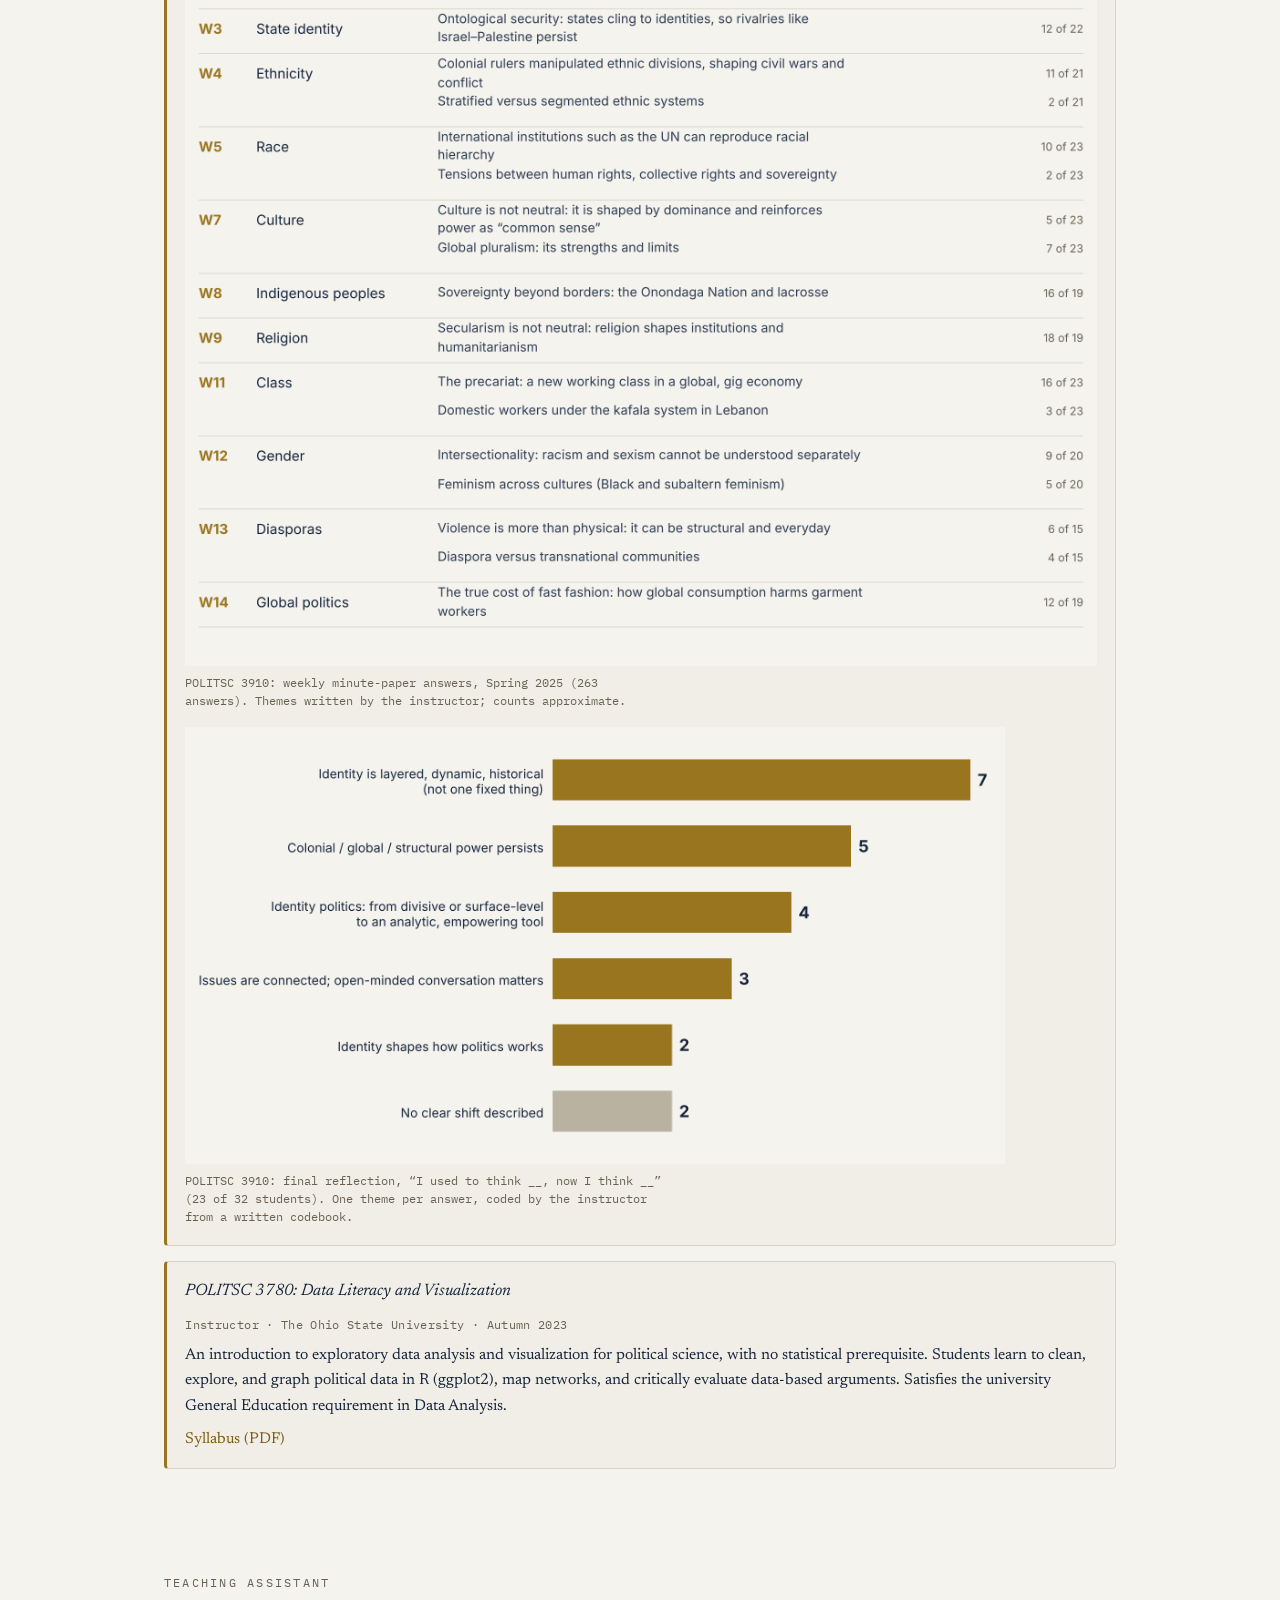
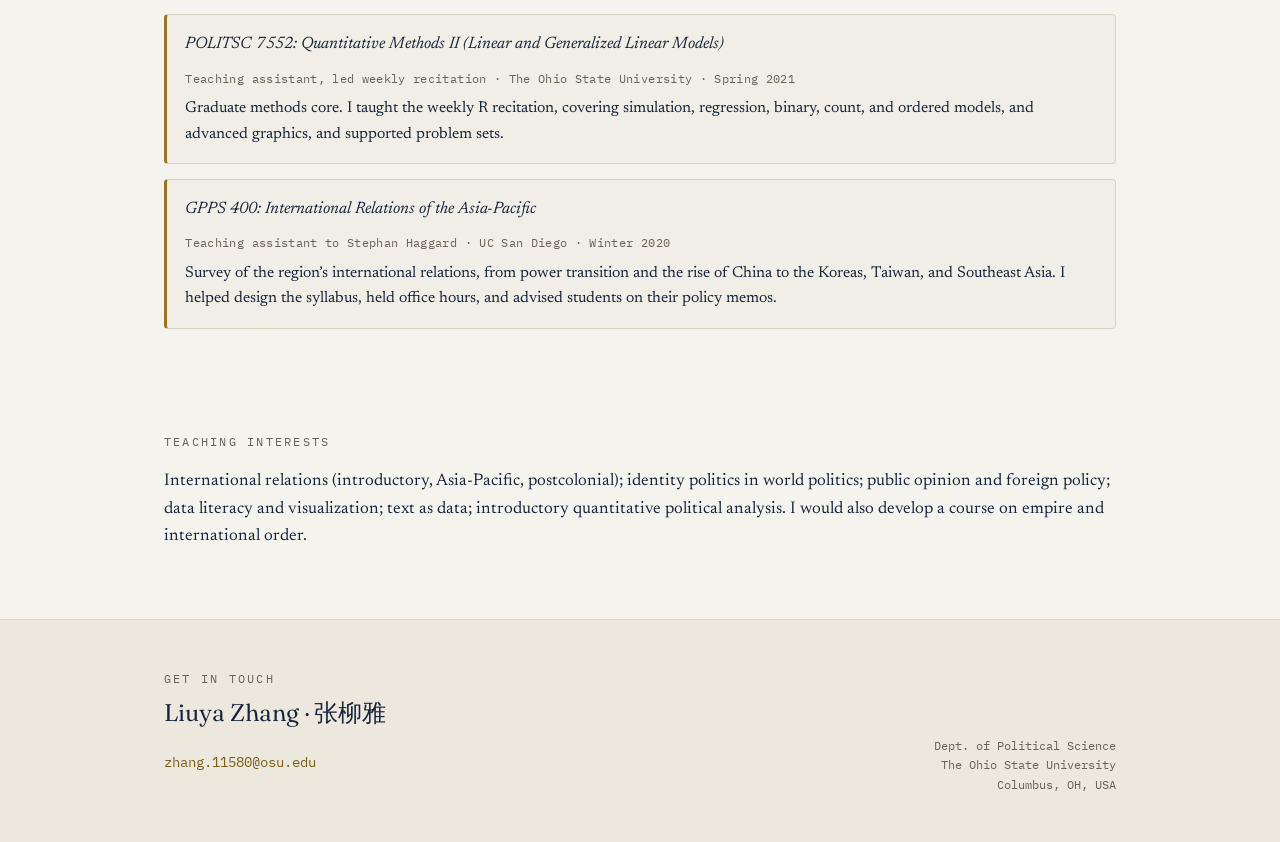
<file: teaching.html>
<!DOCTYPE html>
<html lang="en" class="lang-en">
<head>
<meta charset="utf-8">
<meta name="viewport" content="width=device-width, initial-scale=1">
<title>Teaching · Liuya Zhang</title>
<meta name="description" content="Teaching at The Ohio State University: Identity Politics and Data Literacy and Visualization; WAC Outstanding Writing Instruction Award 2024–25.">
<link rel="preconnect" href="https://fonts.googleapis.com">
<link rel="preconnect" href="https://fonts.gstatic.com" crossorigin>
<link href="https://fonts.googleapis.com/css2?family=Fraunces:ital,opsz,wght@0,9..144,340;0,9..144,400;1,9..144,400&family=Newsreader:ital,opsz,wght@0,6..72,400;0,6..72,500;1,6..72,400&family=IBM+Plex+Mono:wght@400;600&family=Noto+Serif+SC:wght@400;600&display=swap" rel="stylesheet">
<link rel="stylesheet" href="assets/style.css">
</head>
<body>
<a class="skip" href="#main"><span data-lang="en">Skip to content</span><span data-lang="zh">跳到正文</span></a>

<header class="topbar">
  <div class="topbar__in">
    <a class="brand" href="index.html">Liuya&nbsp;Zhang&nbsp;<span class="brand__zh">张柳雅</span></a>
    <nav class="nav" aria-label="Primary">
      <a href="index.html"><span data-lang="en">Home</span><span data-lang="zh">主页</span></a>
      <a href="research.html"><span data-lang="en">Research</span><span data-lang="zh">研究</span></a>
      <a href="teaching.html" aria-current="page"><span data-lang="en">Teaching</span><span data-lang="zh">教学</span></a>
      <a href="assets/Liuya_Zhang_CV.pdf"><span data-lang="en">CV</span><span data-lang="zh">简历</span></a>
      <div class="langtoggle" role="group" aria-label="Language">
        <button type="button" data-set-lang="en" aria-pressed="true">EN</button>
        <button type="button" data-set-lang="zh" aria-pressed="false">中</button>
      </div>
    </nav>
  </div>
</header>

<main id="main">
  <section class="hero wrap" style="padding-bottom:clamp(1.5rem,3vw,2.5rem)">
    <p class="eyebrow hero__eyebrow">Teaching</p>
    <h1 style="font-size:clamp(2rem,4.6vw,3.2rem);max-width:22ch">
      <span data-lang="en">Teaching students to reason about power, in writing and in data.</span><span data-lang="zh">教学生用写作与数据，分析权力。</span>
    </h1>
    <p class="lead hero__standfirst" style="max-width:60ch">
      <span data-lang="en">At The Ohio State University I teach undergraduate courses on identity politics and on reading and presenting political data, and I have led methods recitations for graduate students.</span><span data-lang="zh">我在俄亥俄州立大学讲授身份政治以及政治数据的阅读与呈现等本科课程，并曾主持研究生方法课的习题课。</span>
    </p>
  </section>

  <div class="wrap">
    <section class="section section--tight" aria-labelledby="phil-h">
      <p class="eyebrow" id="phil-h"><span data-lang="en">Approach</span><span data-lang="zh">教学理念</span></p>
      <p><span data-lang="en">I teach the way I research: by asking students to examine the order they arrive in. In Identity Politics (Spring 2025), writing is the method itself. Weekly minute papers, thesis-driven reflections and a midterm essay ask students to take and defend positions, and I adjust the course within the week based on what they tell me. The syllabus presents each theoretical framework as a tool for analysis, not a prescription for belief, so students from different political starting points can disagree productively. In Data Literacy and Visualization and in graduate methods recitation, I teach quantitative skills to students who do not think of themselves as quantitative. We work problems in the room, and students critique published charts before building their own. The Identity Politics course received the Outstanding Writing Instruction Award (2024–25), and students rated my overall effectiveness 4.81 out of 5.00, against a university mean of 4.42 for classes of its size.</span><span data-lang="zh">我的教学与研究一脉相承：引导学生审视自己所处的秩序。在《身份政治》（2025 年春）中，写作本身就是教学方法：每周“一分钟短文”、以论点为中心的反思写作和期中论文，要求学生表明并捍卫立场，我也会根据他们的反馈在当周调整课程。课程大纲把各种理论框架定位为分析工具，而非信念教条，使不同政治立场的学生都能有效地展开分歧。在《数据素养与可视化》和研究生方法课习题课上，我面向“不觉得自己擅长定量”的学生，通过现场解题、先批判已发表的图表再自己制图的方式教学。《身份政治》一课获俄亥俄州立大学杰出写作教学奖（2024–25），学生对我的总体评分为 4.81（满分 5.00），高于同规模课程的全校平均 4.42。</span></p>
    </section>

    <section class="section section--tight" aria-labelledby="award-h">
      <p class="eyebrow" id="award-h"><span data-lang="en">Award</span><span data-lang="zh">奖项</span></p>
      <p><span data-lang="en"><strong>Outstanding Writing Instruction Award, 2024–25.</strong> Writing Across the Curriculum, Center for the Study and Teaching of Writing, The Ohio State University. Awarded for writing instruction in POLITSC 3910 Identity Politics.</span><span data-lang="zh"><strong>杰出写作教学奖，2024–25 学年。</strong>俄亥俄州立大学写作教学与研究中心“跨课程写作”（WAC）项目，表彰我在 POLITSC 3910《身份政治》中的写作教学。</span></p>
    </section>

    <section class="section section--tight" aria-labelledby="courses-h">
      <p class="eyebrow" id="courses-h"><span data-lang="en">Courses taught</span><span data-lang="zh">授课课程</span></p>
      <div class="papers">
        <div class="paper">
          <p class="paper__title">POLITSC 3910: Identity Politics</p>
          <p class="paper__meta"><span data-lang="en">Instructor · The Ohio State University · Spring 2025</span><span data-lang="zh">主讲教师 · 俄亥俄州立大学 · 2025 年春季</span></p>
          <p class="paper__desc"><span data-lang="en">How identity shapes political and social life across race, ethnicity, gender, class, and nationality. Students apply constructivist, Marxist, feminist, postcolonial, and post-structuralist theories to historical and contemporary cases, with attention to global governance, inequality, and social movements. Writing-intensive, with an emphasis on respectful disagreement across political perspectives.</span><span data-lang="zh">身份如何塑造跨越种族、族群、性别、阶级与国籍的政治与社会生活。学生运用建构主义、马克思主义、女性主义、后殖民与后结构主义理论分析历史与当代案例，关注全球治理、不平等与社会运动。课程以写作为核心，并强调在不同政治立场之间进行尊重的讨论。</span></p>
          <p class="paper__desc" style="margin-top:.5rem"><a href="assets/syllabi/POLITSC3910_Identity_Politics_Spring2025_Syllabus.pdf"><span data-lang="en">Syllabus (PDF)</span><span data-lang="zh">课程大纲（PDF）</span></a></p>
          <p class="paper__meta" style="margin-top:1.1rem;border-top:1px solid var(--rule);padding-top:.8rem"><span data-lang="en">POLITSC 3910: what students say they learned</span><span data-lang="zh">POLITSC 3910：学生说他们学到了什么</span></p>
          <figure class="fig">
            <img src="assets/teaching_learned_by_week.png" alt="Table of the main idea students named each week in POLITSC 3910 Identity Politics, Spring 2025, with the number of answers mentioning it." style="width:100%;height:auto;display:block;" loading="lazy">
            <figcaption><span data-lang="en">POLITSC 3910: weekly minute-paper answers, Spring 2025 (263 answers). Themes written by the instructor; counts approximate.</span><span data-lang="zh">POLITSC 3910：2025 年春每周“一分钟短文”回答（共 263 条）。主题由任课教师归纳，数量为近似值。</span></figcaption>
          </figure>
          <figure class="fig">
            <img src="assets/teaching_student_shifts.png" alt="Bar chart of the main change students described in their final reflection, 'I used to think, now I think', 23 responses." style="width:100%;max-width:820px;height:auto;display:block;" loading="lazy">
            <figcaption><span data-lang="en">POLITSC 3910: final reflection, &ldquo;I used to think __, now I think __&rdquo; (23 of 32 students). One theme per answer, coded by the instructor from a written codebook.</span><span data-lang="zh">POLITSC 3910：期末反思“我过去认为……，现在我认为……”（32 名学生中 23 人）。每条回答归入一个主题，由任课教师依据书面编码手册编码。</span></figcaption>
          </figure>
        </div>
        <div class="paper">
          <p class="paper__title">POLITSC 3780: Data Literacy and Visualization</p>
          <p class="paper__meta"><span data-lang="en">Instructor · The Ohio State University · Autumn 2023</span><span data-lang="zh">主讲教师 · 俄亥俄州立大学 · 2023 年秋季</span></p>
          <p class="paper__desc"><span data-lang="en">An introduction to exploratory data analysis and visualization for political science, with no statistical prerequisite. Students learn to clean, explore, and graph political data in R (ggplot2), map networks, and critically evaluate data-based arguments. Satisfies the university General Education requirement in Data Analysis.</span><span data-lang="zh">面向政治学的探索性数据分析与可视化入门课程，无需统计学基础。学生学习用 R（ggplot2）清理、探索并绘制政治数据，绘制网络图，并批判性地评估基于数据的论证。满足学校通识教育“数据分析”要求。</span></p>
          <p class="paper__desc" style="margin-top:.5rem"><a href="assets/syllabi/POLITSC3780_Data_Literacy_Visualization_Autumn2023_Syllabus.pdf"><span data-lang="en">Syllabus (PDF)</span><span data-lang="zh">课程大纲（PDF）</span></a></p>
        </div>
      </div>
    </section>

    <section class="section section--tight" aria-labelledby="ta-h">
      <p class="eyebrow" id="ta-h"><span data-lang="en">Teaching assistant</span><span data-lang="zh">助教经历</span></p>
      <div class="papers">
        <div class="paper">
          <p class="paper__title">POLITSC 7552: Quantitative Methods II (Linear and Generalized Linear Models)</p>
          <p class="paper__meta"><span data-lang="en">Teaching assistant, led weekly recitation · The Ohio State University · Spring 2021</span><span data-lang="zh">助教，主持每周习题课 · 俄亥俄州立大学 · 2021 年春季</span></p>
          <p class="paper__desc"><span data-lang="en">Graduate methods core. I taught the weekly R recitation, covering simulation, regression, binary, count, and ordered models, and advanced graphics, and supported problem sets.</span><span data-lang="zh">研究生方法核心课。我主持每周的 R 习题课，内容包括模拟、回归、二元、计数与有序模型及高级绘图，并辅导习题作业。</span></p>
        </div>
        <div class="paper">
          <p class="paper__title">GPPS 400: International Relations of the Asia-Pacific</p>
          <p class="paper__meta"><span data-lang="en">Teaching assistant to Stephan Haggard · UC San Diego · Winter 2020</span><span data-lang="zh">助教（Stephan Haggard 教授）· 加州大学圣迭戈分校 · 2020 年冬季学期</span></p>
          <p class="paper__desc"><span data-lang="en">Survey of the region’s international relations, from power transition and the rise of China to the Koreas, Taiwan, and Southeast Asia. I helped design the syllabus, held office hours, and advised students on their policy memos.</span><span data-lang="zh">涵盖亚太国际关系的概览课程，从权力转移与中国崛起到朝鲜半岛、台湾与东南亚。我参与设计课程大纲，负责答疑，并指导学生撰写政策备忘录。</span></p>
        </div>
      </div>
    </section>

    <section class="section section--tight" aria-labelledby="int-h">
      <p class="eyebrow" id="int-h"><span data-lang="en">Teaching interests</span><span data-lang="zh">教学兴趣</span></p>
      <p><span data-lang="en">International relations (introductory, Asia-Pacific, postcolonial); identity politics in world politics; public opinion and foreign policy; data literacy and visualization; text as data; introductory quantitative political analysis. I would also develop a course on empire and international order.</span><span data-lang="zh">国际关系（入门、亚太、后殖民）；世界政治中的身份政治；民意与外交政策；数据素养与可视化；文本即数据；定量政治分析入门。我也愿意开设“帝国与国际秩序”方向的课程。</span></p>
    </section>
  </div>
</main>

<footer class="site-foot">
  <div class="wrap site-foot__in">
    <div>
      <p class="eyebrow" style="margin-bottom:.4rem"><span data-lang="en">Get in touch</span><span data-lang="zh">联系方式</span></p>
      <h2>Liuya Zhang · 张柳雅</h2>
      <p><a href="mailto:zhang.11580@osu.edu">zhang.11580@osu.edu</a></p>
    </div>
    <div class="foot-meta">
      <span data-lang="en">Dept. of Political Science<br>The Ohio State University<br>Columbus, OH, USA</span>
      <span data-lang="zh">政治学系<br>俄亥俄州立大学<br>美国 俄亥俄州 哥伦布市</span>
    </div>
  </div>
</footer>

<script src="assets/main.js"></script>
</body>
</html>
</file>
<file: assets/style.css>
/* =========================================================
   Liuya Zhang — academic site
   Design system: "strata & axis"
   Navy ink · warm paper · brass accent · mono labels
   ========================================================= */
:root{
  --ink:#17253C; --ink-soft:#2E3C52; --paper:#F4F3EE; --panel:#ECE8DD;
  --accent:#9A751F; --accent-d:#7C5D13; --muted:#6A6154; --rule:#D8D2C4; --paper-ln:#E7E3D8;
  --serif-d:"Fraunces",Georgia,"Songti SC",serif;
  --serif-b:"Newsreader",Georgia,"Songti SC","Noto Serif CJK SC",serif;
  --mono:"IBM Plex Mono",ui-monospace,Menlo,monospace;
  --cjk:"Noto Serif SC","Songti SC","STSong","SimSun",serif;
  --maxw:1080px; --gutter:clamp(1.25rem,5vw,4rem);
  --fs-eyebrow:0.78rem; --fs-body:1.06rem; --fs-lead:1.22rem;
  --fs-h3:1.4rem; --fs-h2:clamp(1.7rem,3.2vw,2.3rem); --fs-hero:clamp(2.5rem,6.2vw,4.6rem);
}
*{box-sizing:border-box;}
html{-webkit-text-size-adjust:100%;scroll-behavior:smooth;}
@media (prefers-reduced-motion:reduce){html{scroll-behavior:auto;}*{animation-duration:.001ms!important;transition-duration:.001ms!important;}}
body{margin:0;background:var(--paper);color:var(--ink);font-family:var(--serif-b);font-size:var(--fs-body);line-height:1.62;-webkit-font-smoothing:antialiased;text-rendering:optimizeLegibility;}
:lang(zh),.zh-text{font-family:var(--cjk);}
img{max-width:100%;display:block;}
a{color:var(--accent-d);text-decoration:none;}
a:hover{color:var(--ink);}
::selection{background:rgba(154,117,31,.22);}
html.lang-en [data-lang="zh"]{display:none!important;}
html.lang-zh [data-lang="en"]{display:none!important;}
html.lang-zh [data-lang="zh"]{font-family:var(--cjk);}
.wrap{max-width:var(--maxw);margin-inline:auto;padding-inline:var(--gutter);}
.section{padding-block:clamp(3rem,7vw,6rem);}
.section--tight{padding-block:clamp(2rem,4vw,3.2rem);}
.eyebrow{font-family:var(--mono);font-size:var(--fs-eyebrow);letter-spacing:.18em;text-transform:uppercase;color:var(--muted);margin:0 0 1rem;}
.mono{font-family:var(--mono);}
.lead{font-size:var(--fs-lead);line-height:1.55;color:var(--ink-soft);}
.muted{color:var(--muted);}
/* top bar */
.topbar{position:sticky;top:0;z-index:50;background:color-mix(in srgb,var(--paper) 88%,transparent);backdrop-filter:saturate(1.1) blur(8px);border-bottom:1px solid var(--rule);}
.topbar__in{max-width:var(--maxw);margin-inline:auto;padding:.85rem var(--gutter);display:flex;align-items:center;gap:1.5rem;}
.brand{font-family:var(--mono);font-size:.92rem;letter-spacing:.02em;color:var(--ink);font-weight:600;white-space:nowrap;}
.brand .brand__zh{font-family:var(--cjk);font-weight:600;}
.nav{margin-left:auto;display:flex;align-items:center;gap:1.35rem;}
.nav a{font-family:var(--mono);font-size:.8rem;letter-spacing:.08em;text-transform:uppercase;color:var(--ink-soft);}
.nav a:hover,.nav a[aria-current="page"]{color:var(--accent-d);}
.nav a[aria-current="page"]{border-bottom:1.5px solid var(--accent);padding-bottom:2px;}
.langtoggle{display:inline-flex;border:1px solid var(--rule);border-radius:999px;overflow:hidden;font-family:var(--mono);}
.langtoggle button{border:0;background:transparent;cursor:pointer;font-family:var(--mono);font-size:.74rem;letter-spacing:.06em;padding:.34rem .7rem;color:var(--muted);line-height:1;}
.langtoggle button[aria-pressed="true"]{background:var(--ink);color:var(--paper);}
/* hero */
.hero{position:relative;padding-block:clamp(3.5rem,9vw,7rem) clamp(2.5rem,6vw,4.5rem);}
.hero__eyebrow{margin-bottom:1.4rem;}
.hero h1{font-family:var(--serif-d);font-weight:340;font-size:var(--fs-hero);line-height:1.04;letter-spacing:-.015em;margin:0 0 1.6rem;max-width:16ch;}
html.lang-zh .hero h1{font-family:var(--cjk);font-weight:600;letter-spacing:.01em;line-height:1.16;max-width:20ch;}
.hero h1 em{font-style:italic;color:var(--accent-d);}
.hero__standfirst{max-width:52ch;margin:0 0 1.9rem;}
.hero__meta{font-family:var(--mono);font-size:.8rem;letter-spacing:.04em;color:var(--muted);display:flex;flex-wrap:wrap;gap:.5rem 1.4rem;}
.hero__meta span{white-space:nowrap;}
/* program strata + axis */
.program__head{margin-bottom:2.6rem;max-width:60ch;}
.program__head h2{font-family:var(--serif-d);font-weight:360;font-size:var(--fs-h2);line-height:1.12;letter-spacing:-.01em;margin:.2rem 0 1rem;}
html.lang-zh .program__head h2{font-family:var(--cjk);font-weight:600;}
.strata{position:relative;}
.strata::before{content:"";position:absolute;top:.4rem;bottom:.4rem;left:var(--axis-x,2.15rem);width:2px;background:linear-gradient(var(--accent),color-mix(in srgb,var(--accent) 25%,transparent));}
.stratum{position:relative;display:grid;grid-template-columns:4.3rem 1fr;gap:clamp(1rem,3vw,2.4rem);padding-block:clamp(1.6rem,3vw,2.3rem);border-top:1px solid var(--rule);}
.stratum:last-child{border-bottom:1px solid var(--rule);}
.stratum__num{font-family:var(--mono);font-size:.82rem;letter-spacing:.04em;color:var(--accent-d);position:relative;z-index:1;}
.stratum__num b{display:grid;place-items:center;width:1.9rem;height:1.9rem;margin-bottom:.5rem;background:var(--paper);border:1.5px solid var(--accent);border-radius:50%;color:var(--ink);font-weight:600;font-size:.82rem;}
.stratum__phase{display:block;color:var(--muted);text-transform:uppercase;font-size:.66rem;letter-spacing:.14em;max-width:5rem;line-height:1.35;}
.stratum__body h3{font-family:var(--serif-d);font-weight:420;font-size:var(--fs-h3);line-height:1.2;margin:.1rem 0 .55rem;}
html.lang-zh .stratum__body h3{font-family:var(--cjk);font-weight:600;}
.stratum__body p{margin:0 0 .8rem;max-width:60ch;}
.stratum__tags{display:flex;flex-wrap:wrap;gap:.45rem;margin-top:.2rem;}
.tag{font-family:var(--mono);font-size:.72rem;letter-spacing:.02em;color:var(--ink-soft);background:var(--paper-ln);border:1px solid var(--rule);border-radius:3px;padding:.2rem .55rem;}
.tag--concept{color:var(--accent-d);border-color:color-mix(in srgb,var(--accent) 40%,var(--rule));}
.stratum__more{font-family:var(--mono);font-size:.76rem;letter-spacing:.04em;margin-top:1rem;display:inline-flex;align-items:center;gap:.4rem;}
.stratum__more::after{content:"→";transition:transform .2s ease;}
.stratum__more:hover::after{transform:translateX(3px);}
/* research page agendas */
.agenda{border-top:2px solid var(--ink);padding-block:clamp(2.2rem,5vw,3.4rem);}
.agenda__grid{display:grid;grid-template-columns:minmax(0,7.5rem) 1fr;gap:clamp(1rem,4vw,3rem);}
.agenda__aside{position:relative;}
.agenda__num{font-family:var(--serif-d);font-size:2.6rem;font-weight:340;color:var(--accent);line-height:1;margin-bottom:.4rem;}
.agenda__phase{font-family:var(--mono);font-size:.68rem;letter-spacing:.13em;text-transform:uppercase;color:var(--muted);line-height:1.5;}
.agenda__aside .agenda__method{margin-top:1.2rem;font-family:var(--mono);font-size:.72rem;color:var(--ink-soft);line-height:1.6;border-top:1px solid var(--rule);padding-top:.8rem;}
.agenda h2{font-family:var(--serif-d);font-weight:380;font-size:var(--fs-h2);line-height:1.12;letter-spacing:-.01em;margin:.1rem 0 1rem;}
html.lang-zh .agenda h2{font-family:var(--cjk);font-weight:600;}
.agenda p{max-width:64ch;margin:0 0 1.05rem;}
.agenda .concept{color:var(--accent-d);font-style:italic;}
html.lang-zh .agenda .concept{font-style:normal;font-weight:600;}
.papers{margin-top:1.4rem;display:grid;gap:.9rem;}
.paper{border:1px solid var(--rule);border-left:3px solid var(--accent);background:color-mix(in srgb,var(--panel) 45%,var(--paper));border-radius:4px;padding:1rem 1.15rem;}
.paper__title{font-family:var(--serif-b);font-style:italic;font-size:1.04rem;margin:0 0 .3rem;color:var(--ink);}
html.lang-zh .paper__title{font-style:normal;}
.paper__meta{font-family:var(--mono);font-size:.72rem;letter-spacing:.03em;color:var(--muted);display:flex;flex-wrap:wrap;gap:.4rem .9rem;margin-bottom:.5rem;}
.paper__desc{margin:0;font-size:.98rem;}
.status{display:inline-block;font-family:var(--mono);font-size:.68rem;letter-spacing:.05em;text-transform:uppercase;padding:.15rem .5rem;border-radius:3px;background:var(--paper-ln);border:1px solid var(--rule);color:var(--ink-soft);}
.status--review{color:#5A4A12;border-color:color-mix(in srgb,var(--accent) 45%,var(--rule));background:color-mix(in srgb,var(--accent) 12%,var(--paper));}
/* footer */
.site-foot{border-top:1px solid var(--rule);background:var(--panel);}
.site-foot__in{display:grid;gap:1.6rem;grid-template-columns:1fr auto;align-items:end;padding-block:clamp(2.2rem,4vw,3rem);}
.site-foot h2{font-family:var(--serif-d);font-weight:360;font-size:1.5rem;margin:.2rem 0 .6rem;}
html.lang-zh .site-foot h2{font-family:var(--cjk);font-weight:600;}
.site-foot a{font-family:var(--mono);font-size:.85rem;}
.foot-meta{font-family:var(--mono);font-size:.72rem;color:var(--muted);text-align:right;line-height:1.7;}
/* a11y + responsive */
a:focus-visible,button:focus-visible{outline:2.5px solid var(--accent);outline-offset:3px;border-radius:2px;}
.skip{position:absolute;left:-999px;}
.skip:focus{left:1rem;top:.6rem;z-index:100;background:var(--ink);color:var(--paper);padding:.5rem .9rem;border-radius:4px;font-family:var(--mono);font-size:.8rem;}
@media (max-width:640px){
  .nav{gap:.9rem;} .nav a{font-size:.72rem;} .brand{font-size:.8rem;}
  .agenda__grid{grid-template-columns:1fr;gap:.6rem;}
  .agenda__aside{display:flex;align-items:baseline;gap:1rem;}
  .agenda__num{font-size:2rem;margin-bottom:0;}
  .agenda__aside .agenda__method{display:none;}
  .stratum{grid-template-columns:3rem 1fr;}
  .strata::before{--axis-x:1.45rem;}
  .site-foot__in{grid-template-columns:1fr;}
  .foot-meta{text-align:left;}
}

/* about (home) */
.about{display:grid;grid-template-columns:clamp(150px,22vw,210px) 1fr;gap:clamp(1.2rem,4vw,2.6rem);align-items:start;padding-block:0 clamp(2rem,5vw,3.5rem);}
.about__photo{width:100%;height:auto;aspect-ratio:3/4;object-fit:cover;border-radius:4px;border:1px solid var(--rule);}
.about__text p{margin:0 0 .9rem;max-width:58ch;color:var(--ink-soft);}
.about__text p:last-child{margin-bottom:0;}
@media (max-width:560px){.about{grid-template-columns:1fr;}.about__photo{max-width:200px;}}

/* abstracts and figures */
.abs{margin-top:.8rem;border-top:1px solid var(--rule);padding-top:.6rem;}
.abs summary{cursor:pointer;font-family:var(--mono);font-size:.74rem;letter-spacing:.08em;text-transform:uppercase;color:var(--accent-d);list-style:none;display:inline-flex;align-items:center;gap:.45rem;}
.abs summary::-webkit-details-marker{display:none;}
.abs summary::before{content:"+";display:inline-grid;place-items:center;width:1.1rem;height:1.1rem;border:1.5px solid var(--accent);border-radius:50%;font-size:.8rem;line-height:1;}
.abs[open] summary::before{content:"\2212";}
.abs__body{margin-top:.7rem;}
.abs__body p{margin:0 0 .9rem;font-size:.96rem;max-width:68ch;color:var(--ink-soft);}
.fig{margin:1.1rem 0 .2rem;}
.fig figcaption{font-family:var(--mono);font-size:.72rem;line-height:1.55;color:var(--muted);margin-top:.5rem;max-width:68ch;}
.typology{width:100%;height:auto;max-width:640px;display:block;}
.typology text{fill:var(--ink);font-family:var(--serif-b);}
html.lang-zh .typology text{font-family:var(--cjk);}
.ty-col{font-size:13px;font-weight:600;}
.ty-axis{font-size:11px;fill:var(--muted)!important;font-family:var(--mono)!important;letter-spacing:.04em;}
.ty-row{font-size:14px;font-weight:600;}
.ty-sub{font-size:11px;fill:var(--muted)!important;}
.ty-cell{fill:color-mix(in srgb,var(--panel) 60%,var(--paper));stroke:var(--rule);stroke-width:1.5;}
.ty-name{font-size:17px;font-weight:600;font-style:italic;fill:var(--accent-d)!important;}
.ty-case{font-size:12.5px;fill:var(--ink-soft)!important;}
.typology [data-lang]{display:inline;}
html.lang-en .typology [data-lang="zh"],html.lang-zh .typology [data-lang="en"]{display:none!important;}

/* front page v4 */
.hero{padding-block:clamp(2.5rem,6vw,4.5rem) clamp(1.5rem,3vw,2.5rem);}
.hero h1{font-size:clamp(2.1rem,4.8vw,3.5rem);max-width:none;margin-bottom:0;}
html.lang-zh .hero h1{max-width:none;}
.stratum__agenda{font-family:var(--mono);font-size:.7rem;letter-spacing:.12em;text-transform:uppercase;color:var(--accent-d);margin:0 0 .35rem;line-height:1.4;}
.stratum__body h3{font-size:1.32rem;max-width:34ch;}
.stratum__phase{display:inline-block;background:var(--paper);padding:.1rem .35rem .1rem 0;}
</file>
